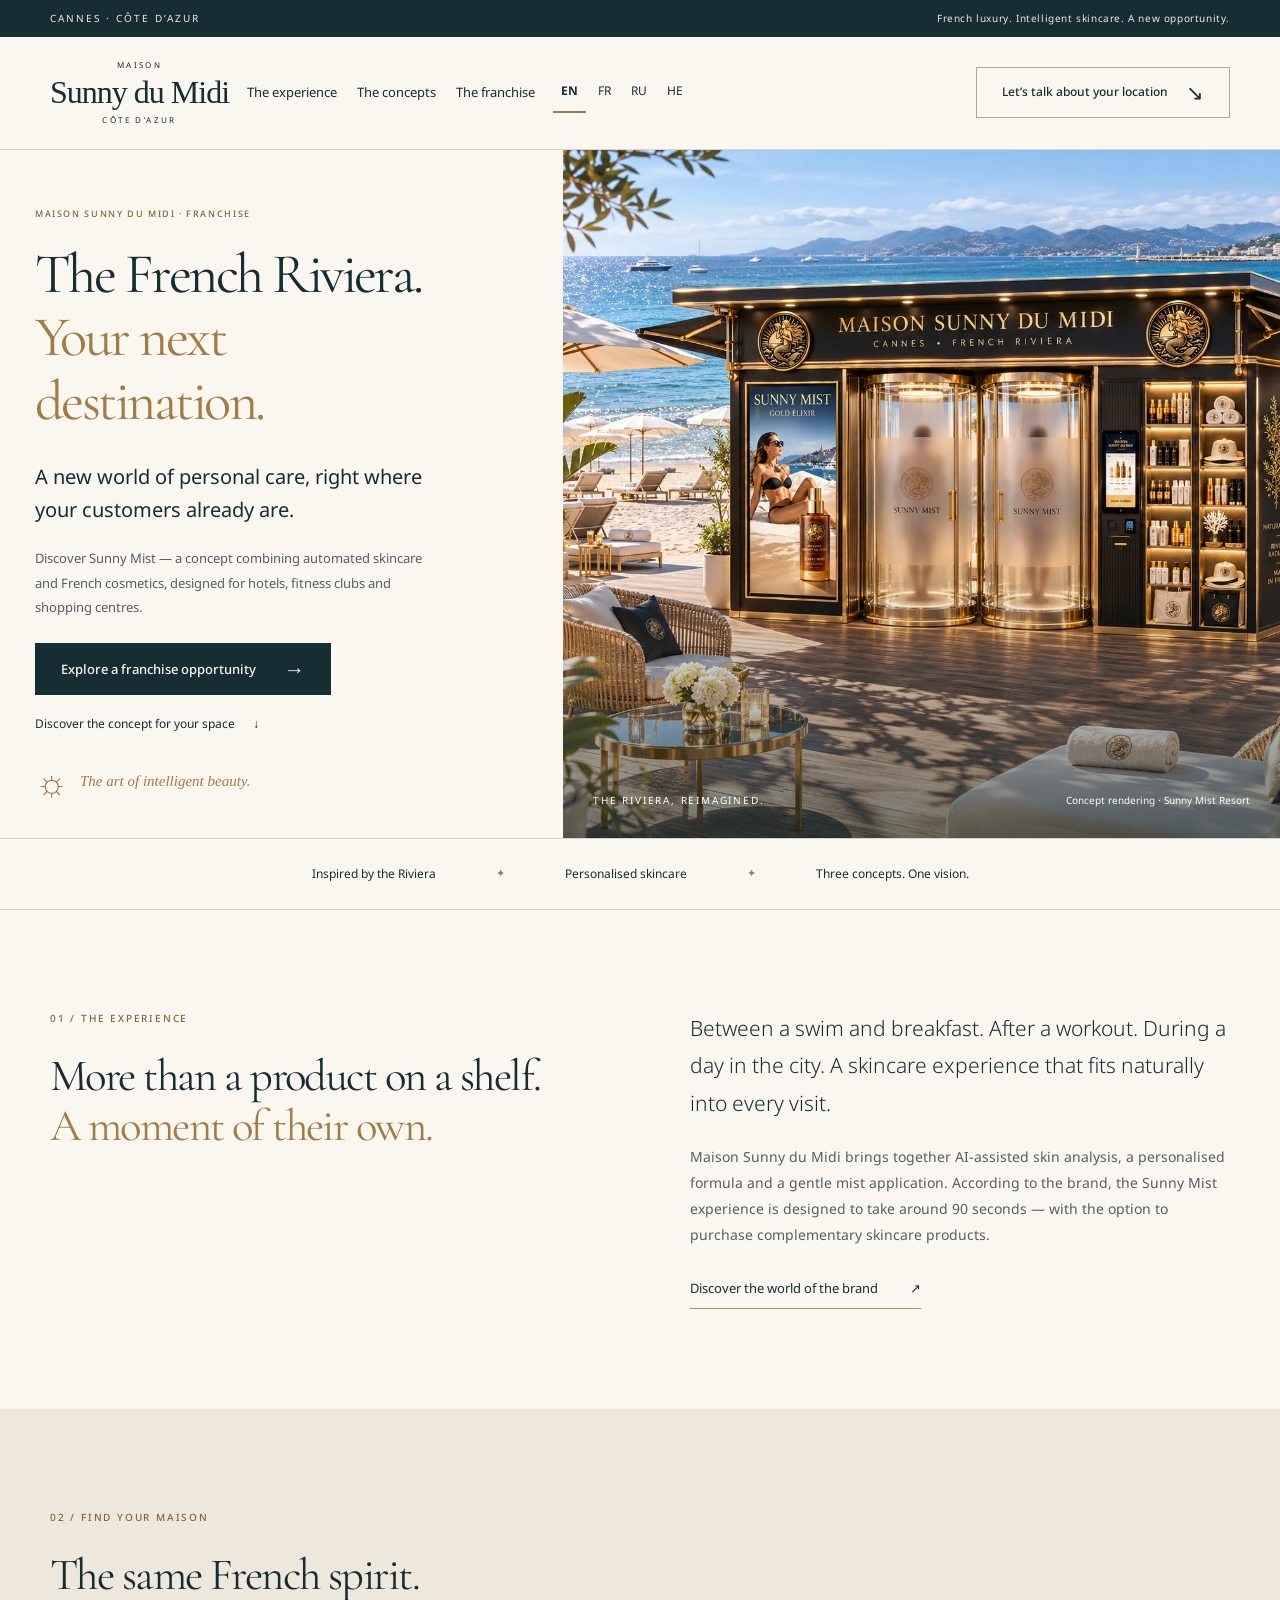
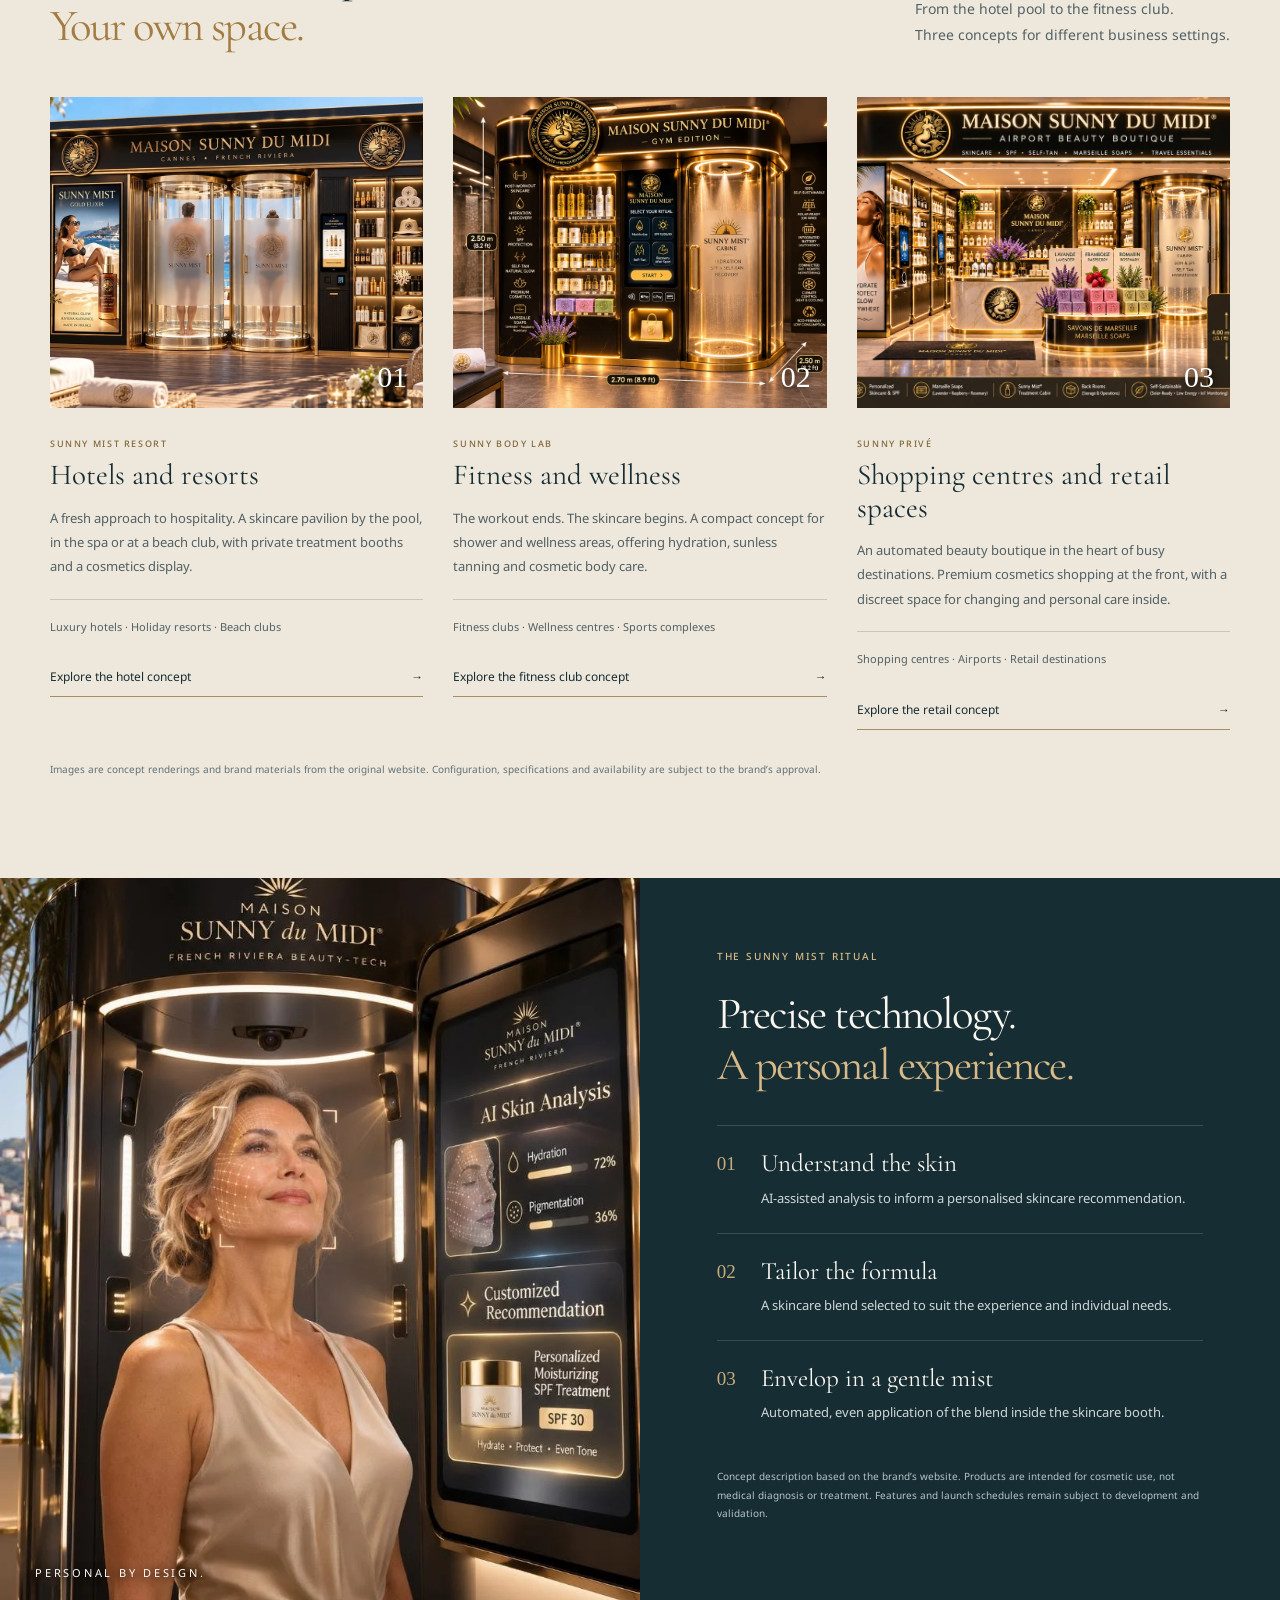
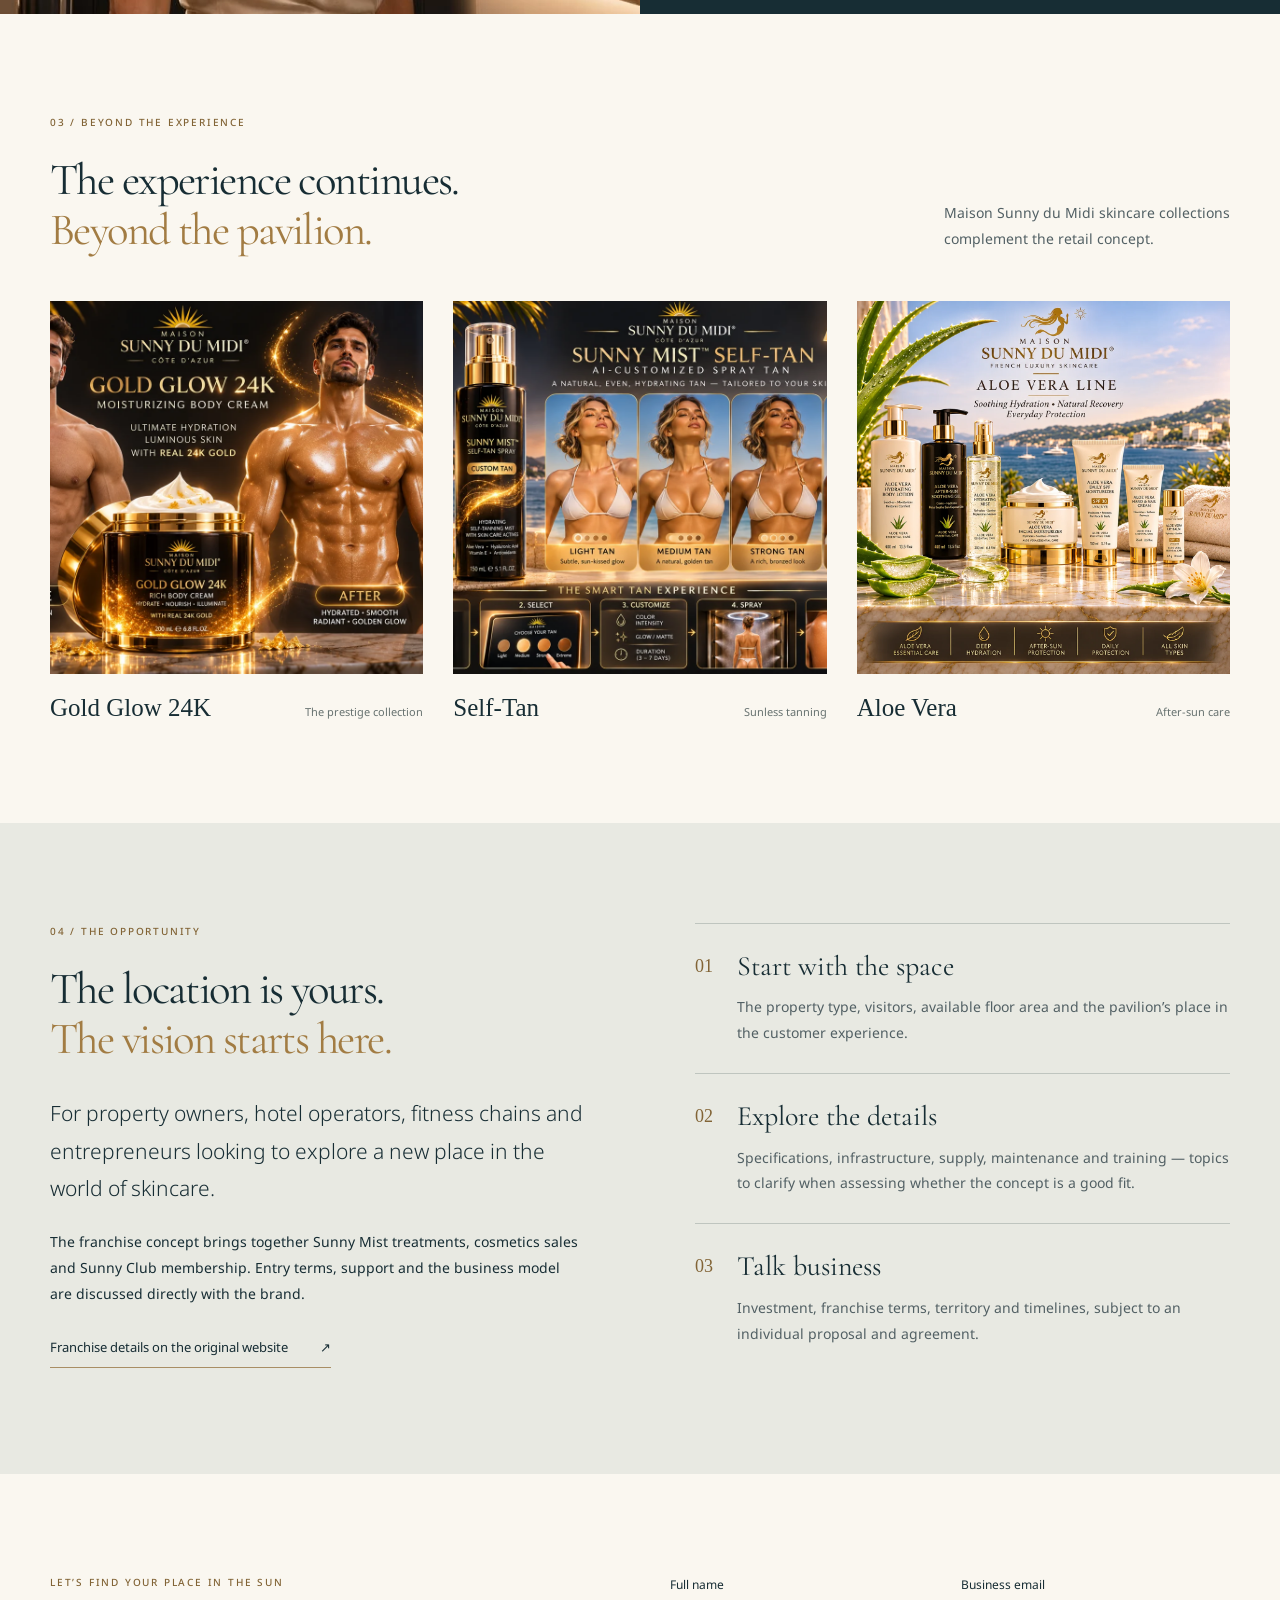
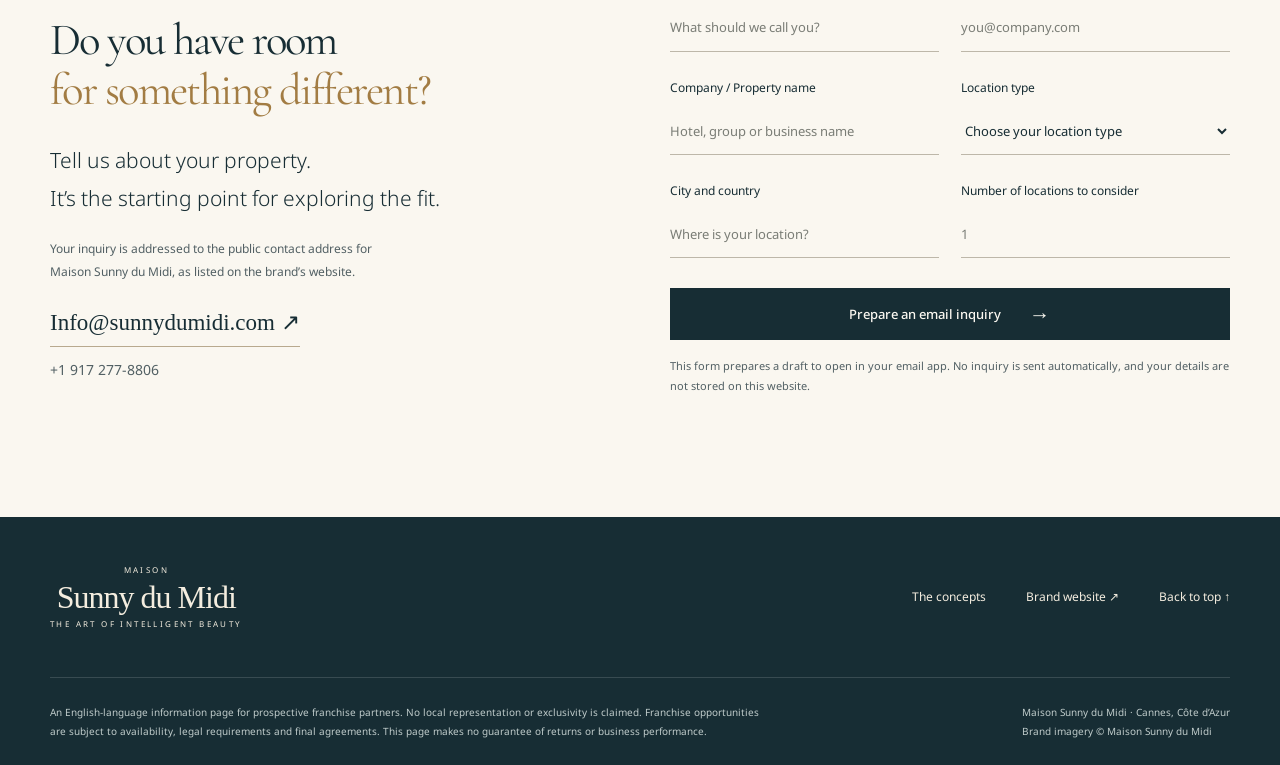
<file: index.html>
<!doctype html>
<html lang="en" dir="ltr">
<head>
<meta charset="utf-8"><meta name="viewport" content="width=device-width, initial-scale=1">
<meta name="description" content="Sunny du Midi — a skincare concept inspired by the French Riviera. Franchise opportunities for hotels, fitness clubs and shopping centres.">
<meta name="theme-color" content="#172d34"><title>Sunny du Midi | The French Riviera. Your next destination.</title>
<meta property="og:title" content="Sunny du Midi | Franchise opportunities"><meta property="og:description" content="Personalised skincare, French luxury and a new place to connect with your customers."><meta property="og:image" content="https://yacovdroridev.github.io/sunny-du-midi-franchise/assets/hero.webp">
<link rel="canonical" href="https://yacovdroridev.github.io/sunny-du-midi-franchise/">
<link rel="alternate" hreflang="en" href="https://yacovdroridev.github.io/sunny-du-midi-franchise/"><link rel="alternate" hreflang="fr" href="https://yacovdroridev.github.io/sunny-du-midi-franchise/fr/"><link rel="alternate" hreflang="ru" href="https://yacovdroridev.github.io/sunny-du-midi-franchise/ru/"><link rel="alternate" hreflang="he" href="https://yacovdroridev.github.io/sunny-du-midi-franchise/he/"><link rel="alternate" hreflang="x-default" href="https://yacovdroridev.github.io/sunny-du-midi-franchise/">
<link rel="preconnect" href="https://fonts.googleapis.com"><link rel="preconnect" href="https://fonts.gstatic.com" crossorigin><link href="https://fonts.googleapis.com/css2?family=Cormorant+Garamond:wght@400;500&family=Noto+Sans:wght@300;400;500;600;700&display=swap" rel="stylesheet">
<link rel="stylesheet" href="./styles.css"><script src="./site.js" defer></script>
</head>
<body id="top">
<a class="skip" href="#main">Skip to content</a>
<div class="announcement"><span dir="ltr">CANNES · CÔTE D’AZUR</span><span>French luxury. Intelligent skincare. A new opportunity.</span></div>
<header class="header wrap">
<a class="brand" href="#top" aria-label="Sunny du Midi — back to top"><small>MAISON</small><span>Sunny du Midi</span><small>CÔTE D’AZUR</small></a>
<nav aria-label="Main navigation"><a href="#experience">The experience</a><a href="#venues">The concepts</a><a href="#partnership">The franchise</a></nav>
<nav class="language-switcher" aria-label="Choose your language"><a href="./" lang="en" hreflang="en" aria-current="page">EN</a><a href="./fr/" lang="fr" hreflang="fr">FR</a><a href="./ru/" lang="ru" hreflang="ru">RU</a><a href="./he/" lang="he" hreflang="he">HE</a></nav>
<a class="button outline header-cta" href="#inquiry">Let’s talk about your location <span aria-hidden="true">↘</span></a>
</header>
<main id="main">
<section class="hero">
<div class="hero-copy"><p class="eyebrow">MAISON SUNNY DU MIDI · FRANCHISE</p><h1>The French Riviera. <br><em>Your next <br> destination.</em></h1><p class="hero-intro">A new world of personal care, right where your customers already are.</p><p class="hero-detail">Discover Sunny Mist — a concept combining automated skincare and French cosmetics, designed for hotels, fitness clubs and shopping centres.</p><a class="button primary" href="#inquiry">Explore a franchise opportunity <span aria-hidden="true">→</span></a><a class="quiet-link" href="#venues">Discover the concept for your space <span aria-hidden="true">↓</span></a><div class="hero-signature"><span class="sun" aria-hidden="true">☼</span><span dir="ltr">The art of intelligent beauty.</span></div></div>
<figure class="hero-image"><img src="./assets/hero.webp" alt="Concept rendering of a Sunny Mist pavilion on a French Riviera beach, with skincare booths and a cosmetics counter" width="1448" height="1086" fetchpriority="high"><figcaption><span dir="ltr">THE RIVIERA, REIMAGINED.</span><span>Concept rendering · Sunny Mist Resort</span></figcaption></figure>
</section>
<div class="brand-strip"><span>Inspired by the Riviera</span><i>✦</i><span>Personalised skincare</span><i>✦</i><span>Three concepts. One vision.</span></div>
<section class="section wrap introduction" id="experience"><div><p class="eyebrow">01 / THE EXPERIENCE</p><h2>More than a product on a shelf. <br><em>A moment of their own.</em></h2></div><div class="intro-text"><p class="lead">Between a swim and breakfast. After a workout. During a day in the city. A skincare experience that fits naturally into every visit.</p><p>Maison Sunny du Midi brings together AI-assisted skin analysis, a personalised formula and a gentle mist application. According to the brand, the Sunny Mist experience is designed to take around 90 seconds — with the option to purchase complementary skincare products.</p><a class="text-link" href="https://sunnydumidi.com/en" target="_blank" rel="noopener">Discover the world of the brand <span aria-hidden="true">↗</span></a></div></section>
<section class="venues section" id="venues"><div class="wrap"><div class="section-heading"><div><p class="eyebrow">02 / FIND YOUR MAISON</p><h2>The same French spirit. <br><em>Your own space.</em></h2></div><p>From the hotel pool to the fitness club. <br>Three concepts for different business settings.</p></div>
<div class="venue-grid">
<article class="venue"><div class="image-frame"><img src="./assets/resort.webp" alt="Concept rendering of a Resort pavilion with two skincare booths beside a hotel pool" width="1200" height="795" loading="lazy"><span class="image-number">01</span></div><p class="eyebrow">SUNNY MIST RESORT</p><h3>Hotels and resorts</h3><p>A fresh approach to hospitality. A skincare pavilion by the pool, in the spa or at a beach club, with private treatment booths and a cosmetics display.</p><p class="venue-note">Luxury hotels · Holiday resorts · Beach clubs</p><a href="#inquiry" class="text-link venue-choice" data-venue="Hotels and resorts">Explore the hotel concept <span aria-hidden="true">→</span></a></article>
<article class="venue"><div class="image-frame"><img src="./assets/fitness.webp" alt="Concept rendering of Sunny Body Lab in a fitness club, with a skincare booth and product display" width="1200" height="800" loading="lazy"><span class="image-number">02</span></div><p class="eyebrow">SUNNY BODY LAB</p><h3>Fitness and wellness</h3><p>The workout ends. The skincare begins. A compact concept for shower and wellness areas, offering hydration, sunless tanning and cosmetic body care.</p><p class="venue-note">Fitness clubs · Wellness centres · Sports complexes</p><a href="#inquiry" class="text-link venue-choice" data-venue="Fitness and wellness">Explore the fitness club concept <span aria-hidden="true">→</span></a></article>
<article class="venue"><div class="image-frame"><img src="./assets/boutique.webp" alt="Concept rendering of a Sunny Privé boutique with a cosmetics shop and a private treatment area" width="1200" height="675" loading="lazy"><span class="image-number">03</span></div><p class="eyebrow">SUNNY PRIVÉ</p><h3>Shopping centres and retail spaces</h3><p>An automated beauty boutique in the heart of busy destinations. Premium cosmetics shopping at the front, with a discreet space for changing and personal care inside.</p><p class="venue-note">Shopping centres · Airports · Retail destinations</p><a href="#inquiry" class="text-link venue-choice" data-venue="Shopping centres and retail spaces">Explore the retail concept <span aria-hidden="true">→</span></a></article>
</div><p class="image-disclaimer">Images are concept renderings and brand materials from the original website. Configuration, specifications and availability are subject to the brand’s approval.</p></div></section>
<section class="ritual"><div class="ritual-photo"><img src="./assets/analysis.webp" alt="Concept rendering of skin analysis through the Sunny Mist interface" width="819" height="1024" loading="lazy"><div class="photo-label" dir="ltr">PERSONAL BY DESIGN.</div></div><div class="ritual-copy"><p class="eyebrow">THE SUNNY MIST RITUAL</p><h2>Precise technology. <br><em>A personal experience.</em></h2><div class="ritual-step"><span>01</span><div><h3>Understand the skin</h3><p>AI-assisted analysis to inform a personalised skincare recommendation.</p></div></div><div class="ritual-step"><span>02</span><div><h3>Tailor the formula</h3><p>A skincare blend selected to suit the experience and individual needs.</p></div></div><div class="ritual-step"><span>03</span><div><h3>Envelop in a gentle mist</h3><p>Automated, even application of the blend inside the skincare booth.</p></div></div><p class="fine-print">Concept description based on the brand’s website. Products are intended for cosmetic use, not medical diagnosis or treatment. Features and launch schedules remain subject to development and validation.</p></div></section>
<section class="section wrap collections"><div class="section-heading"><div><p class="eyebrow">03 / BEYOND THE EXPERIENCE</p><h2>The experience continues. <br><em>Beyond the pavilion.</em></h2></div><p>Maison Sunny du Midi skincare collections <br>complement the retail concept.</p></div><div class="collection-grid"><article><img src="./assets/gold.webp" alt="Sunny du Midi Gold Glow 24K collection" width="1200" height="800" loading="lazy"><div><h3 dir="ltr">Gold Glow 24K</h3><span>The prestige collection</span></div></article><article><img src="./assets/tan.webp" alt="Sunny Mist Self-Tan sunless tanning system" width="1200" height="800" loading="lazy"><div><h3 dir="ltr">Self-Tan</h3><span>Sunless tanning</span></div></article><article><img src="./assets/aloe.webp" alt="Aloe Vera product for after-sun skincare" width="1200" height="1200" loading="lazy"><div><h3 dir="ltr">Aloe Vera</h3><span>After-sun care</span></div></article></div></section>
<section class="partnership section" id="partnership"><div class="wrap partnership-grid"><div><p class="eyebrow">04 / THE OPPORTUNITY</p><h2>The location is yours. <br><em>The vision starts here.</em></h2><p class="lead">For property owners, hotel operators, fitness chains and entrepreneurs looking to explore a new place in the world of skincare.</p><p>The franchise concept brings together Sunny Mist treatments, cosmetics sales and Sunny Club membership. Entry terms, support and the business model are discussed directly with the brand.</p><a class="text-link" href="https://sunnydumidi.com/en/franchise" target="_blank" rel="noopener">Franchise details on the original website <span aria-hidden="true">↗</span></a></div><div class="planning"><div><span>01</span><div><h3>Start with the space</h3><p>The property type, visitors, available floor area and the pavilion’s place in the customer experience.</p></div></div><div><span>02</span><div><h3>Explore the details</h3><p>Specifications, infrastructure, supply, maintenance and training — topics to clarify when assessing whether the concept is a good fit.</p></div></div><div><span>03</span><div><h3>Talk business</h3><p>Investment, franchise terms, territory and timelines, subject to an individual proposal and agreement.</p></div></div></div></div></section>
<section class="inquiry section" id="inquiry"><div class="wrap inquiry-grid"><div class="contact-copy"><p class="eyebrow">LET’S FIND YOUR PLACE IN THE SUN</p><h2>Do you have room <br><em>for something different?</em></h2><p class="lead">Tell us about your property. <br>It’s the starting point for exploring the fit.</p><p>Your inquiry is addressed to the public contact address for Maison Sunny du Midi, as listed on the brand’s website.</p><a class="contact-mail" href="mailto:Info@sunnydumidi.com" dir="ltr">Info@sunnydumidi.com <span aria-hidden="true">↗</span></a><a class="contact-phone" href="tel:+19172778806" dir="ltr">+1 917 277-8806</a></div>
<form id="inquiry-form" aria-describedby="form-note"><div class="form-grid"><label>Full name<input name="name" autocomplete="name" maxlength="120" placeholder="What should we call you?" required></label><label>Business email<input name="email" type="email" autocomplete="email" maxlength="200" placeholder="you@company.com" dir="ltr" required></label><label>Company / Property name<input name="company" autocomplete="organization" maxlength="160" placeholder="Hotel, group or business name" required></label><label>Location type<select name="venue" required><option value="">Choose your location type</option><option>Hotels and resorts</option><option>Fitness and wellness</option><option>Shopping centres and retail spaces</option><option>Entrepreneurial project / Other location</option></select></label><label>City and country<input name="location" maxlength="160" placeholder="Where is your location?" required></label><label>Number of locations to consider<input name="locations" type="number" min="1" max="9999" placeholder="1"></label></div><button class="button primary" type="submit">Prepare an email inquiry <span aria-hidden="true">→</span></button><p id="form-note">This form prepares a draft to open in your email app. No inquiry is sent automatically, and your details are not stored on this website.</p><div id="form-result" hidden><p id="form-status" role="status">Your draft is ready. Open it in your email app, review the details and send it.</p><a id="email-draft" class="button outline" href="mailto:Info@sunnydumidi.com">Open email draft ↗</a><button id="download-draft" class="download" type="button">No email app? Download the draft</button></div><noscript><p>To send an inquiry without JavaScript: <a href="mailto:Info@sunnydumidi.com">Info@sunnydumidi.com</a></p></noscript></form></div></section>
</main>
<footer><div class="wrap footer-top"><a class="brand" href="#top"><small>MAISON</small><span>Sunny du Midi</span><small>THE ART OF INTELLIGENT BEAUTY</small></a><div><a href="#venues">The concepts</a><a href="https://sunnydumidi.com/en" target="_blank" rel="noopener">Brand website ↗</a><a href="#top">Back to top ↑</a></div></div><div class="wrap footer-bottom"><p>An English-language information page for prospective franchise partners. No local representation or exclusivity is claimed. Franchise opportunities are subject to availability, legal requirements and final agreements. This page makes no guarantee of returns or business performance.</p><p dir="ltr">Maison Sunny du Midi · Cannes, Côte d’Azur <br>Brand imagery © Maison Sunny du Midi</p></div></footer>
</body></html>
</file>
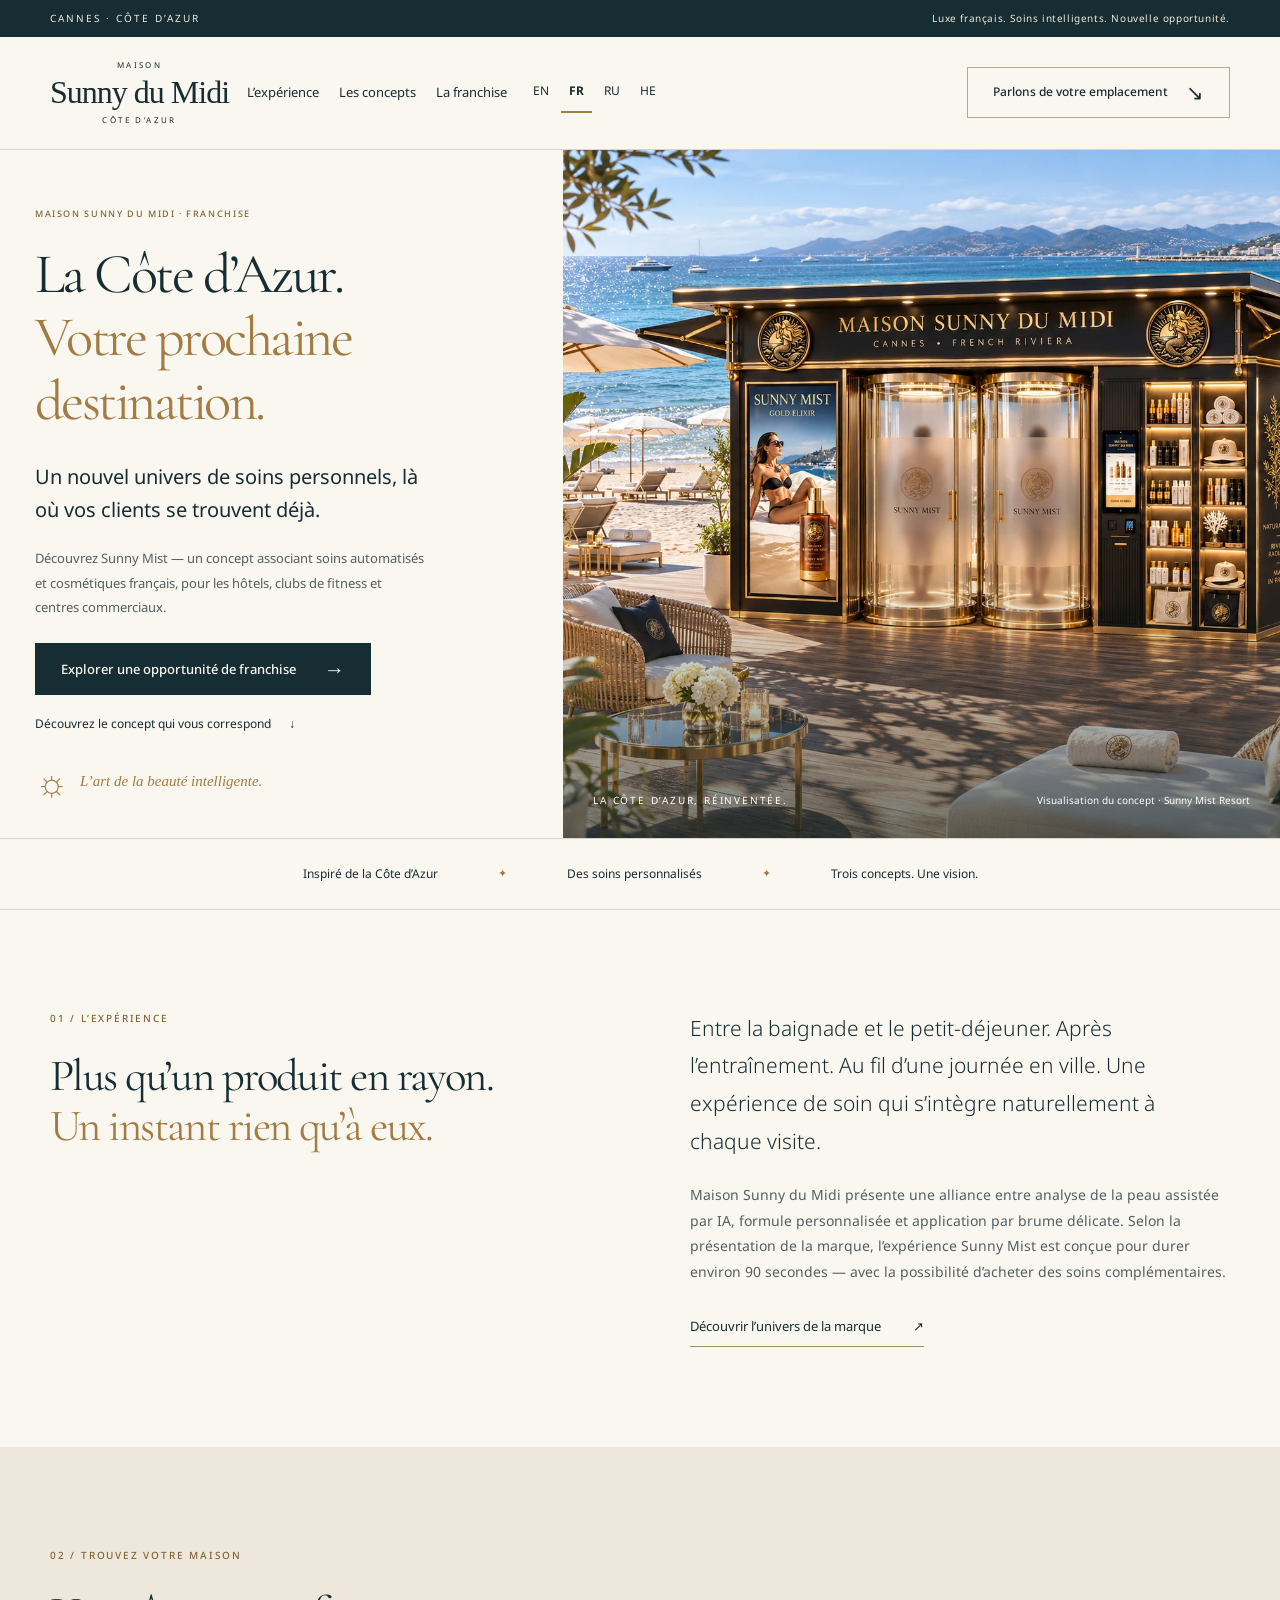
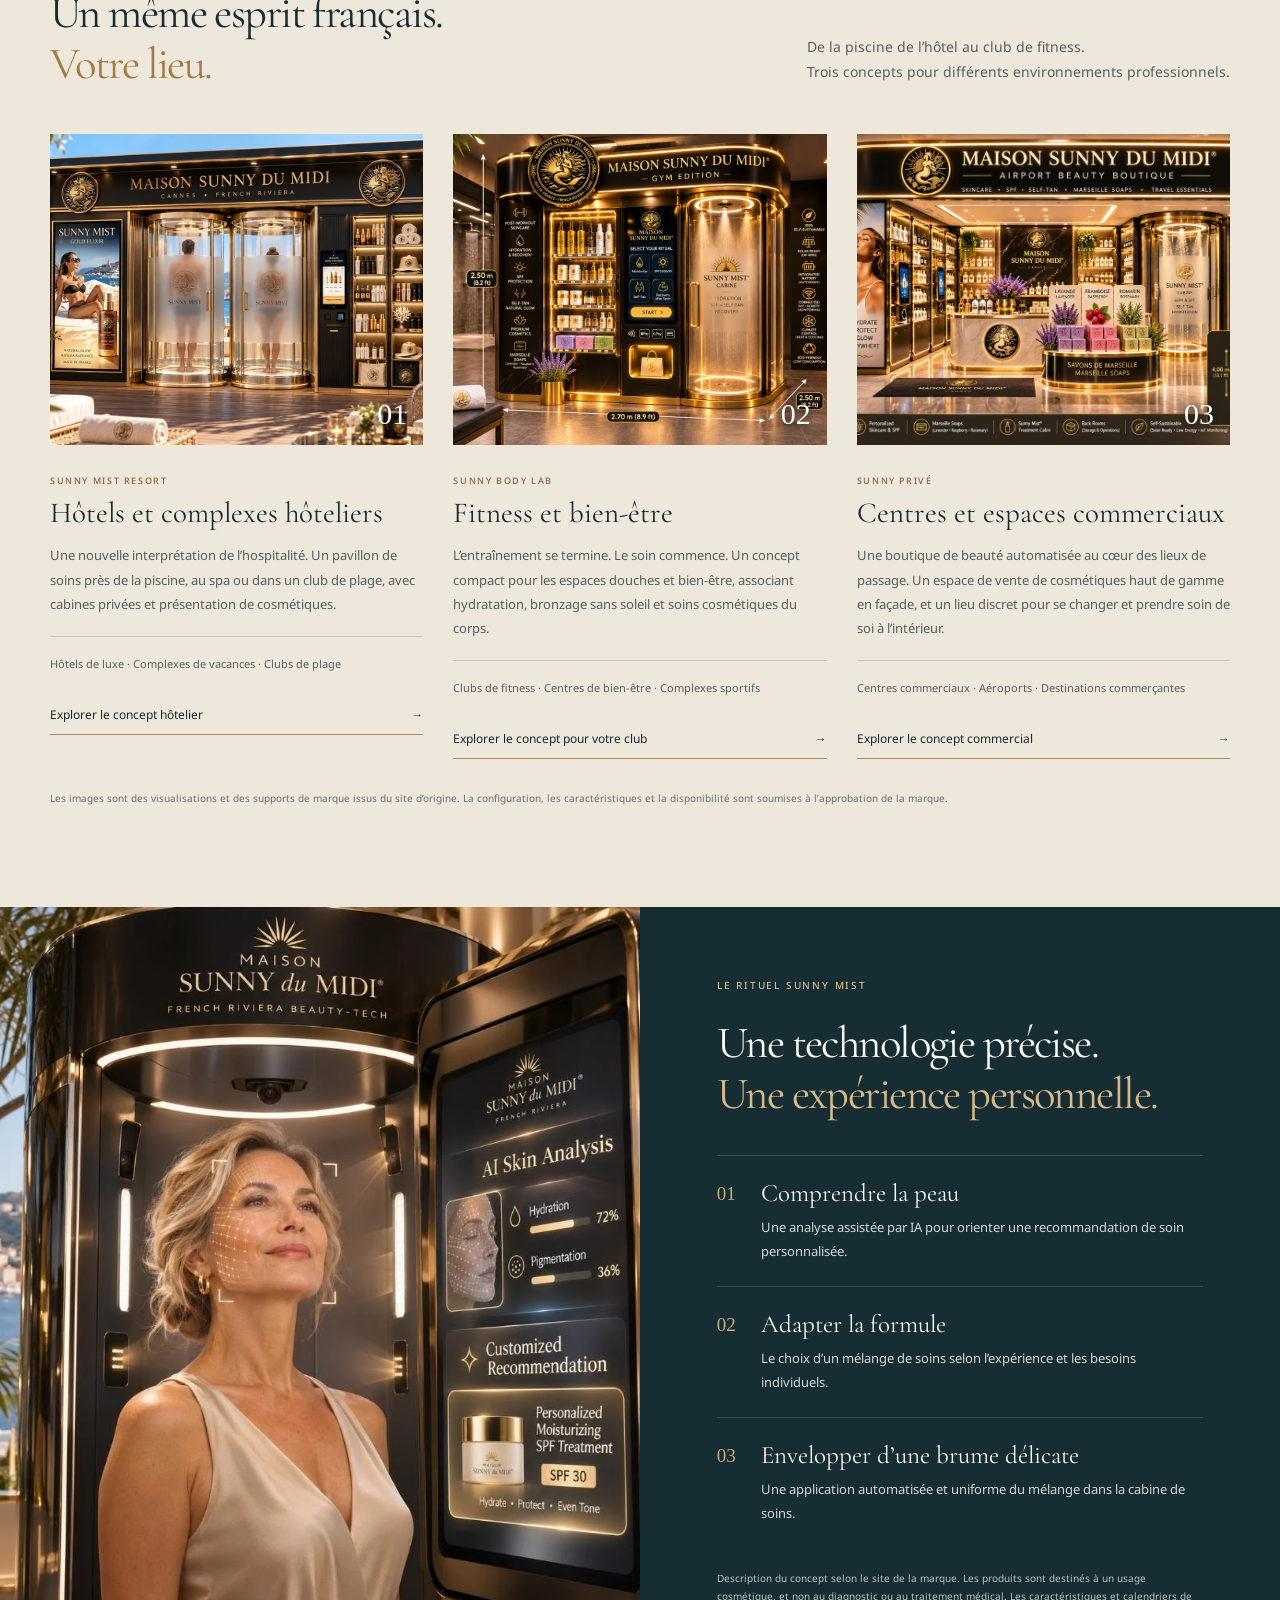
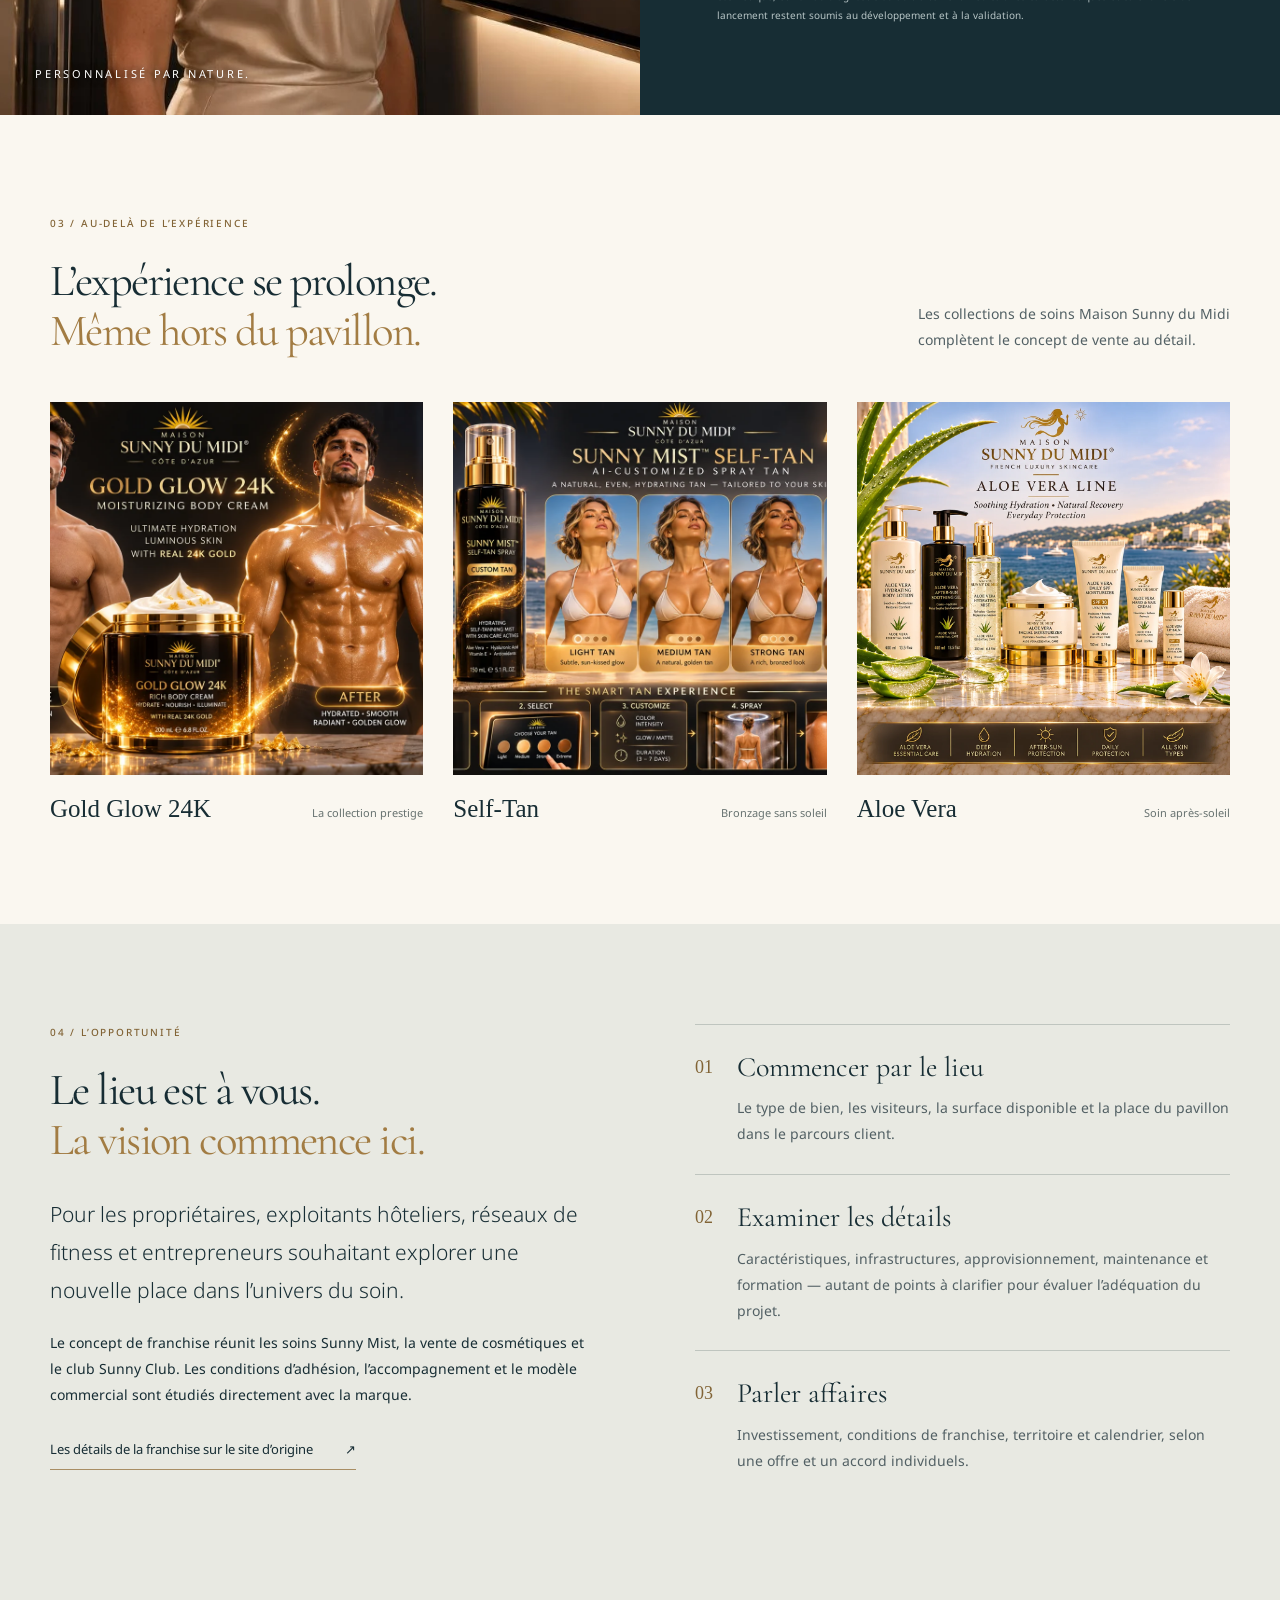
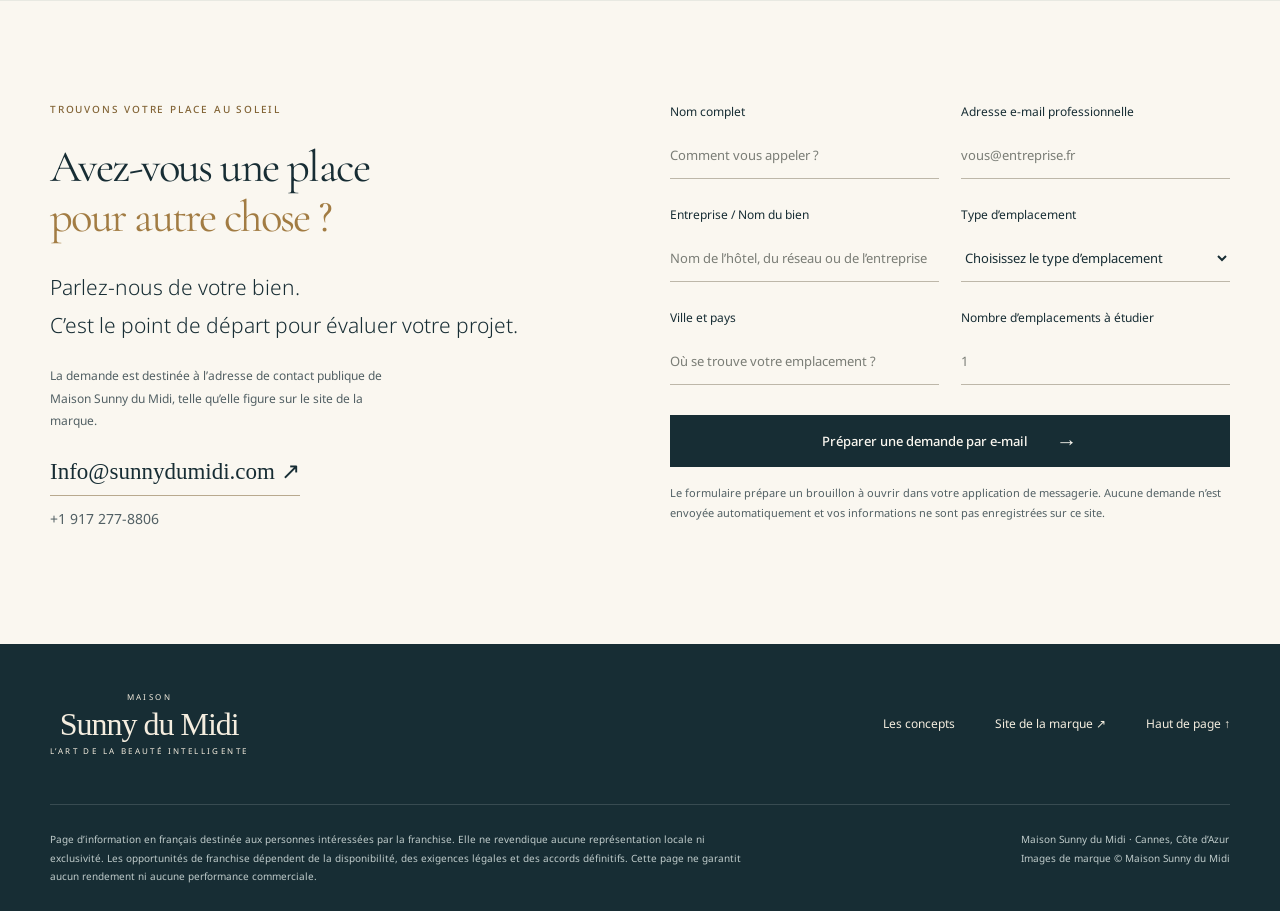
<file: fr/index.html>
<!doctype html>
<html lang="fr" dir="ltr">
<head>
<meta charset="utf-8"><meta name="viewport" content="width=device-width, initial-scale=1">
<meta name="description" content="Sunny du Midi — un concept de soins inspiré de la Côte d’Azur. Opportunités de franchise pour les hôtels, clubs de fitness et centres commerciaux.">
<meta name="theme-color" content="#172d34"><title>Sunny du Midi | La Côte d’Azur. Votre prochaine destination.</title>
<meta property="og:title" content="Sunny du Midi | Opportunités de franchise"><meta property="og:description" content="Des soins personnalisés, le luxe français et un nouveau lieu de rencontre avec vos clients."><meta property="og:image" content="https://yacovdroridev.github.io/sunny-du-midi-franchise/assets/hero.webp">
<link rel="canonical" href="https://yacovdroridev.github.io/sunny-du-midi-franchise/fr/">
<link rel="alternate" hreflang="en" href="https://yacovdroridev.github.io/sunny-du-midi-franchise/"><link rel="alternate" hreflang="fr" href="https://yacovdroridev.github.io/sunny-du-midi-franchise/fr/"><link rel="alternate" hreflang="ru" href="https://yacovdroridev.github.io/sunny-du-midi-franchise/ru/"><link rel="alternate" hreflang="he" href="https://yacovdroridev.github.io/sunny-du-midi-franchise/he/"><link rel="alternate" hreflang="x-default" href="https://yacovdroridev.github.io/sunny-du-midi-franchise/">
<link rel="preconnect" href="https://fonts.googleapis.com"><link rel="preconnect" href="https://fonts.gstatic.com" crossorigin><link href="https://fonts.googleapis.com/css2?family=Cormorant+Garamond:wght@400;500&family=Noto+Sans:wght@300;400;500;600;700&display=swap" rel="stylesheet">
<link rel="stylesheet" href="../styles.css"><script src="../site.js" defer></script>
</head>
<body id="top">
<a class="skip" href="#main">Aller au contenu</a>
<div class="announcement"><span dir="ltr">CANNES · CÔTE D’AZUR</span><span>Luxe français. Soins intelligents. Nouvelle opportunité.</span></div>
<header class="header wrap">
<a class="brand" href="#top" aria-label="Sunny du Midi — haut de page"><small>MAISON</small><span>Sunny du Midi</span><small>CÔTE D’AZUR</small></a>
<nav aria-label="Navigation principale"><a href="#experience">L’expérience</a><a href="#venues">Les concepts</a><a href="#partnership">La franchise</a></nav>
<nav class="language-switcher" aria-label="Choix de la langue"><a href="../" lang="en" hreflang="en">EN</a><a href="../fr/" lang="fr" hreflang="fr" aria-current="page">FR</a><a href="../ru/" lang="ru" hreflang="ru">RU</a><a href="../he/" lang="he" hreflang="he">HE</a></nav>
<a class="button outline header-cta" href="#inquiry">Parlons de votre emplacement <span aria-hidden="true">↘</span></a>
</header>
<main id="main">
<section class="hero">
<div class="hero-copy"><p class="eyebrow">MAISON SUNNY DU MIDI · FRANCHISE</p><h1>La Côte d’Azur.<br><em>Votre prochaine<br> destination.</em></h1><p class="hero-intro">Un nouvel univers de soins personnels, là où vos clients se trouvent déjà.</p><p class="hero-detail">Découvrez Sunny Mist — un concept associant soins automatisés et cosmétiques français, pour les hôtels, clubs de fitness et centres commerciaux.</p><a class="button primary" href="#inquiry">Explorer une opportunité de franchise <span aria-hidden="true">→</span></a><a class="quiet-link" href="#venues">Découvrez le concept qui vous correspond <span aria-hidden="true">↓</span></a><div class="hero-signature"><span class="sun" aria-hidden="true">☼</span><span dir="ltr">L’art de la beauté intelligente.</span></div></div>
<figure class="hero-image"><img src="../assets/hero.webp" alt="Visualisation d’un pavillon Sunny Mist sur une plage de la Côte d’Azur, avec cabines de soins et comptoir de cosmétiques" width="1448" height="1086" fetchpriority="high"><figcaption><span dir="ltr">LA CÔTE D’AZUR, RÉINVENTÉE.</span><span>Visualisation du concept · Sunny Mist Resort</span></figcaption></figure>
</section>
<div class="brand-strip"><span>Inspiré de la Côte d’Azur</span><i>✦</i><span>Des soins personnalisés</span><i>✦</i><span>Trois concepts. Une vision.</span></div>
<section class="section wrap introduction" id="experience"><div><p class="eyebrow">01 / L’EXPÉRIENCE</p><h2>Plus qu’un produit en rayon.<br><em>Un instant rien qu’à eux.</em></h2></div><div class="intro-text"><p class="lead">Entre la baignade et le petit-déjeuner. Après l’entraînement. Au fil d’une journée en ville. Une expérience de soin qui s’intègre naturellement à chaque visite.</p><p>Maison Sunny du Midi présente une alliance entre analyse de la peau assistée par IA, formule personnalisée et application par brume délicate. Selon la présentation de la marque, l’expérience Sunny Mist est conçue pour durer environ 90 secondes — avec la possibilité d’acheter des soins complémentaires.</p><a class="text-link" href="https://sunnydumidi.com/en" target="_blank" rel="noopener">Découvrir l’univers de la marque <span aria-hidden="true">↗</span></a></div></section>
<section class="venues section" id="venues"><div class="wrap"><div class="section-heading"><div><p class="eyebrow">02 / TROUVEZ VOTRE MAISON</p><h2>Un même esprit français.<br><em>Votre lieu.</em></h2></div><p>De la piscine de l’hôtel au club de fitness.<br>Trois concepts pour différents environnements professionnels.</p></div>
<div class="venue-grid">
<article class="venue"><div class="image-frame"><img src="../assets/resort.webp" alt="Visualisation d’un pavillon Resort avec deux cabines de soins au bord d’une piscine d’hôtel" width="1200" height="795" loading="lazy"><span class="image-number">01</span></div><p class="eyebrow">SUNNY MIST RESORT</p><h3>Hôtels et complexes hôteliers</h3><p>Une nouvelle interprétation de l’hospitalité. Un pavillon de soins près de la piscine, au spa ou dans un club de plage, avec cabines privées et présentation de cosmétiques.</p><p class="venue-note">Hôtels de luxe · Complexes de vacances · Clubs de plage</p><a href="#inquiry" class="text-link venue-choice" data-venue="Hôtels et complexes hôteliers">Explorer le concept hôtelier <span aria-hidden="true">→</span></a></article>
<article class="venue"><div class="image-frame"><img src="../assets/fitness.webp" alt="Visualisation de Sunny Body Lab dans un club de fitness, avec cabine de soins et présentoir de produits" width="1200" height="800" loading="lazy"><span class="image-number">02</span></div><p class="eyebrow">SUNNY BODY LAB</p><h3>Fitness et bien-être</h3><p>L’entraînement se termine. Le soin commence. Un concept compact pour les espaces douches et bien-être, associant hydratation, bronzage sans soleil et soins cosmétiques du corps.</p><p class="venue-note">Clubs de fitness · Centres de bien-être · Complexes sportifs</p><a href="#inquiry" class="text-link venue-choice" data-venue="Fitness et bien-être">Explorer le concept pour votre club <span aria-hidden="true">→</span></a></article>
<article class="venue"><div class="image-frame"><img src="../assets/boutique.webp" alt="Visualisation de la boutique Sunny Privé avec espace de vente de cosmétiques et zone de soins privée" width="1200" height="675" loading="lazy"><span class="image-number">03</span></div><p class="eyebrow">SUNNY PRIVÉ</p><h3>Centres et espaces commerciaux</h3><p>Une boutique de beauté automatisée au cœur des lieux de passage. Un espace de vente de cosmétiques haut de gamme en façade, et un lieu discret pour se changer et prendre soin de soi à l’intérieur.</p><p class="venue-note">Centres commerciaux · Aéroports · Destinations commerçantes</p><a href="#inquiry" class="text-link venue-choice" data-venue="Centres et espaces commerciaux">Explorer le concept commercial <span aria-hidden="true">→</span></a></article>
</div><p class="image-disclaimer">Les images sont des visualisations et des supports de marque issus du site d’origine. La configuration, les caractéristiques et la disponibilité sont soumises à l’approbation de la marque.</p></div></section>
<section class="ritual"><div class="ritual-photo"><img src="../assets/analysis.webp" alt="Visualisation d’une analyse de la peau via l’interface Sunny Mist" width="819" height="1024" loading="lazy"><div class="photo-label" dir="ltr">PERSONNALISÉ PAR NATURE.</div></div><div class="ritual-copy"><p class="eyebrow">LE RITUEL SUNNY MIST</p><h2>Une technologie précise.<br><em>Une expérience personnelle.</em></h2><div class="ritual-step"><span>01</span><div><h3>Comprendre la peau</h3><p>Une analyse assistée par IA pour orienter une recommandation de soin personnalisée.</p></div></div><div class="ritual-step"><span>02</span><div><h3>Adapter la formule</h3><p>Le choix d’un mélange de soins selon l’expérience et les besoins individuels.</p></div></div><div class="ritual-step"><span>03</span><div><h3>Envelopper d’une brume délicate</h3><p>Une application automatisée et uniforme du mélange dans la cabine de soins.</p></div></div><p class="fine-print">Description du concept selon le site de la marque. Les produits sont destinés à un usage cosmétique, et non au diagnostic ou au traitement médical. Les caractéristiques et calendriers de lancement restent soumis au développement et à la validation.</p></div></section>
<section class="section wrap collections"><div class="section-heading"><div><p class="eyebrow">03 / AU-DELÀ DE L’EXPÉRIENCE</p><h2>L’expérience se prolonge.<br><em>Même hors du pavillon.</em></h2></div><p>Les collections de soins Maison Sunny du Midi<br>complètent le concept de vente au détail.</p></div><div class="collection-grid"><article><img src="../assets/gold.webp" alt="Collection Gold Glow 24K de Sunny du Midi" width="1200" height="800" loading="lazy"><div><h3 dir="ltr">Gold Glow 24K</h3><span>La collection prestige</span></div></article><article><img src="../assets/tan.webp" alt="Système de bronzage sans soleil Sunny Mist Self-Tan" width="1200" height="800" loading="lazy"><div><h3 dir="ltr">Self-Tan</h3><span>Bronzage sans soleil</span></div></article><article><img src="../assets/aloe.webp" alt="Produit Aloe Vera pour les soins après exposition au soleil" width="1200" height="1200" loading="lazy"><div><h3 dir="ltr">Aloe Vera</h3><span>Soin après-soleil</span></div></article></div></section>
<section class="partnership section" id="partnership"><div class="wrap partnership-grid"><div><p class="eyebrow">04 / L’OPPORTUNITÉ</p><h2>Le lieu est à vous.<br><em>La vision commence ici.</em></h2><p class="lead">Pour les propriétaires, exploitants hôteliers, réseaux de fitness et entrepreneurs souhaitant explorer une nouvelle place dans l’univers du soin.</p><p>Le concept de franchise réunit les soins Sunny Mist, la vente de cosmétiques et le club Sunny Club. Les conditions d’adhésion, l’accompagnement et le modèle commercial sont étudiés directement avec la marque.</p><a class="text-link" href="https://sunnydumidi.com/en/franchise" target="_blank" rel="noopener">Les détails de la franchise sur le site d’origine <span aria-hidden="true">↗</span></a></div><div class="planning"><div><span>01</span><div><h3>Commencer par le lieu</h3><p>Le type de bien, les visiteurs, la surface disponible et la place du pavillon dans le parcours client.</p></div></div><div><span>02</span><div><h3>Examiner les détails</h3><p>Caractéristiques, infrastructures, approvisionnement, maintenance et formation — autant de points à clarifier pour évaluer l’adéquation du projet.</p></div></div><div><span>03</span><div><h3>Parler affaires</h3><p>Investissement, conditions de franchise, territoire et calendrier, selon une offre et un accord individuels.</p></div></div></div></div></section>
<section class="inquiry section" id="inquiry"><div class="wrap inquiry-grid"><div class="contact-copy"><p class="eyebrow">TROUVONS VOTRE PLACE AU SOLEIL</p><h2>Avez-vous une place<br><em>pour autre chose ?</em></h2><p class="lead">Parlez-nous de votre bien.<br>C’est le point de départ pour évaluer votre projet.</p><p>La demande est destinée à l’adresse de contact publique de Maison Sunny du Midi, telle qu’elle figure sur le site de la marque.</p><a class="contact-mail" href="mailto:Info@sunnydumidi.com" dir="ltr">Info@sunnydumidi.com <span aria-hidden="true">↗</span></a><a class="contact-phone" href="tel:+19172778806" dir="ltr">+1 917 277-8806</a></div>
<form id="inquiry-form" aria-describedby="form-note"><div class="form-grid"><label>Nom complet<input name="name" autocomplete="name" maxlength="120" placeholder="Comment vous appeler ?" required></label><label>Adresse e-mail professionnelle<input name="email" type="email" autocomplete="email" maxlength="200" placeholder="vous@entreprise.fr" dir="ltr" required></label><label>Entreprise / Nom du bien<input name="company" autocomplete="organization" maxlength="160" placeholder="Nom de l’hôtel, du réseau ou de l’entreprise" required></label><label>Type d’emplacement<select name="venue" required><option value="">Choisissez le type d’emplacement</option><option>Hôtels et complexes hôteliers</option><option>Fitness et bien-être</option><option>Centres et espaces commerciaux</option><option>Projet entrepreneurial / Autre emplacement</option></select></label><label>Ville et pays<input name="location" maxlength="160" placeholder="Où se trouve votre emplacement ?" required></label><label>Nombre d’emplacements à étudier<input name="locations" type="number" min="1" max="9999" placeholder="1"></label></div><button class="button primary" type="submit">Préparer une demande par e-mail <span aria-hidden="true">→</span></button><p id="form-note">Le formulaire prépare un brouillon à ouvrir dans votre application de messagerie. Aucune demande n’est envoyée automatiquement et vos informations ne sont pas enregistrées sur ce site.</p><div id="form-result" hidden><p id="form-status" role="status">Votre brouillon est prêt. Ouvrez-le dans votre application de messagerie, vérifiez les informations et envoyez-le.</p><a id="email-draft" class="button outline" href="mailto:Info@sunnydumidi.com">Ouvrir le brouillon d’e-mail ↗</a><button id="download-draft" class="download" type="button">Pas d’application de messagerie ? Téléchargez le brouillon</button></div><noscript><p>Pour envoyer une demande sans JavaScript : <a href="mailto:Info@sunnydumidi.com">Info@sunnydumidi.com</a></p></noscript></form></div></section>
</main>
<footer><div class="wrap footer-top"><a class="brand" href="#top"><small>MAISON</small><span>Sunny du Midi</span><small>L’ART DE LA BEAUTÉ INTELLIGENTE</small></a><div><a href="#venues">Les concepts</a><a href="https://sunnydumidi.com/en" target="_blank" rel="noopener">Site de la marque ↗</a><a href="#top">Haut de page ↑</a></div></div><div class="wrap footer-bottom"><p>Page d’information en français destinée aux personnes intéressées par la franchise. Elle ne revendique aucune représentation locale ni exclusivité. Les opportunités de franchise dépendent de la disponibilité, des exigences légales et des accords définitifs. Cette page ne garantit aucun rendement ni aucune performance commerciale.</p><p dir="ltr">Maison Sunny du Midi · Cannes, Côte d’Azur<br>Images de marque © Maison Sunny du Midi</p></div></footer>
</body></html>
</file>
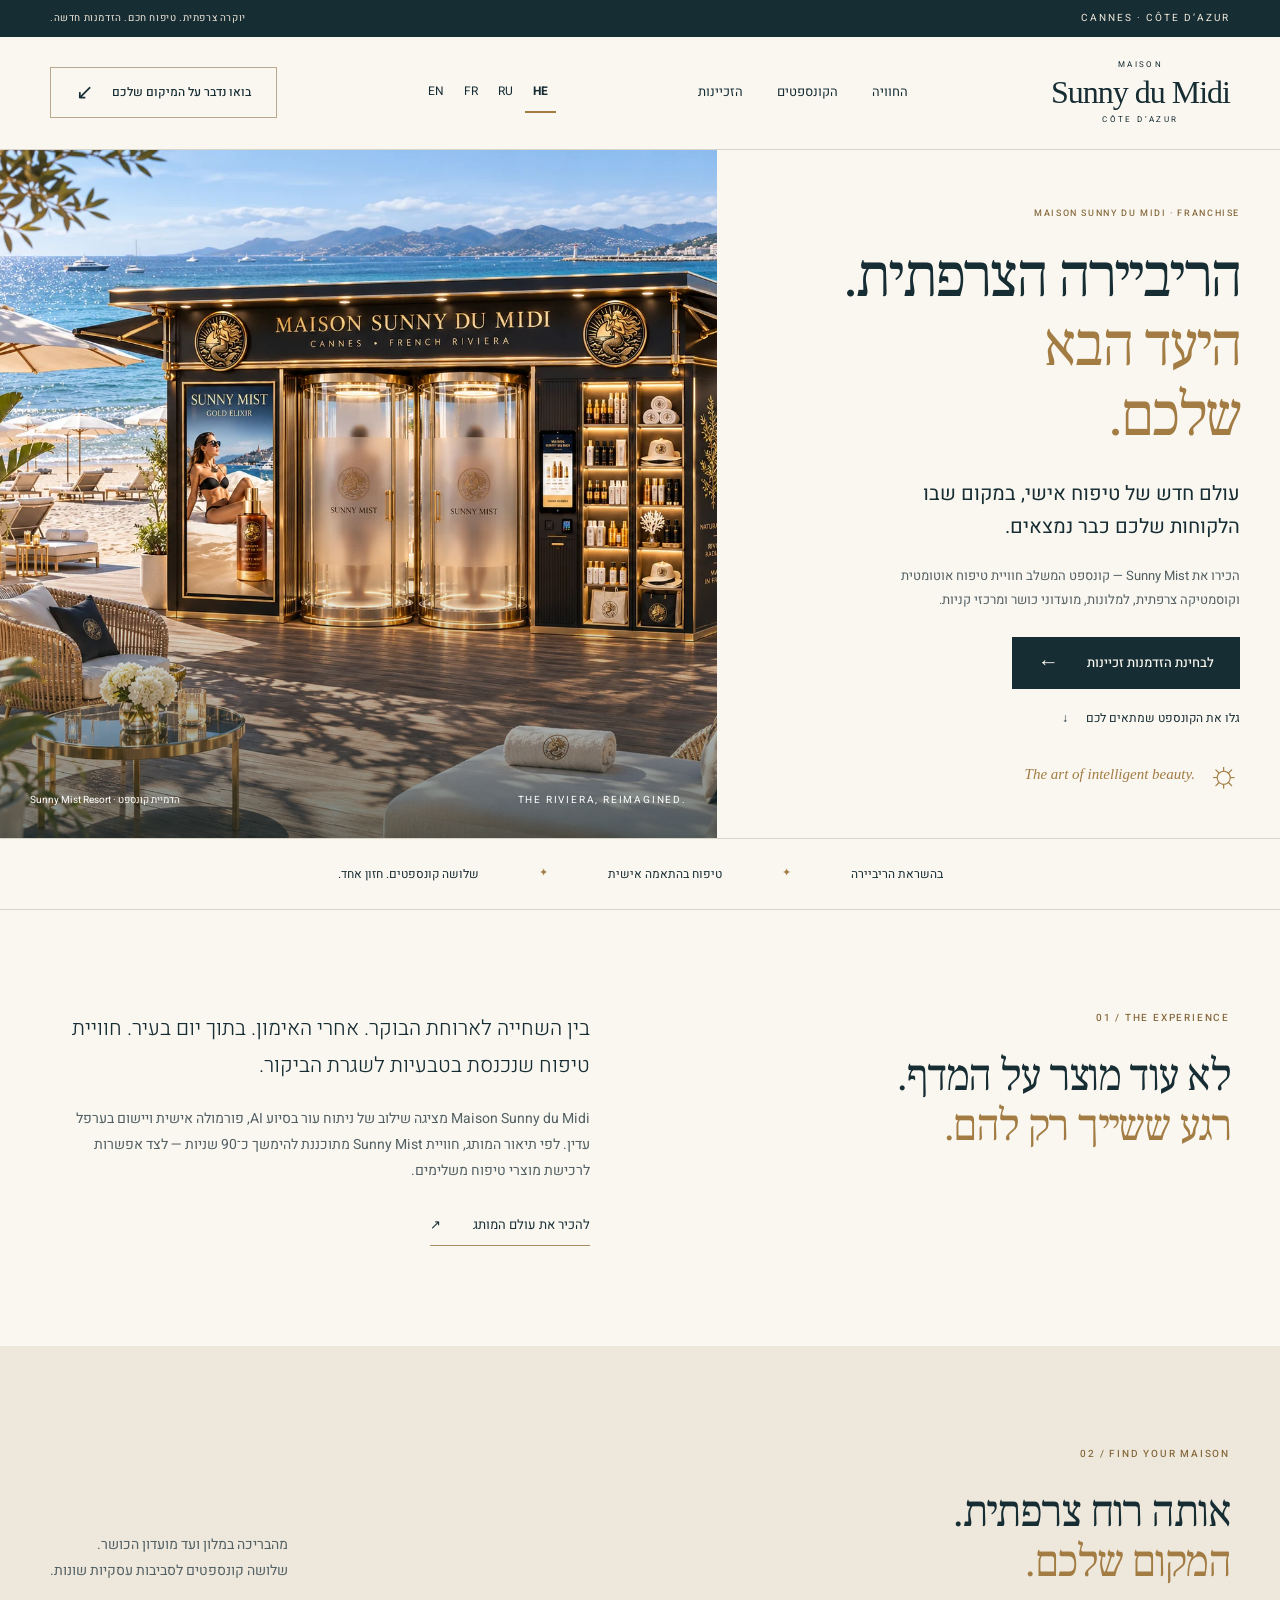
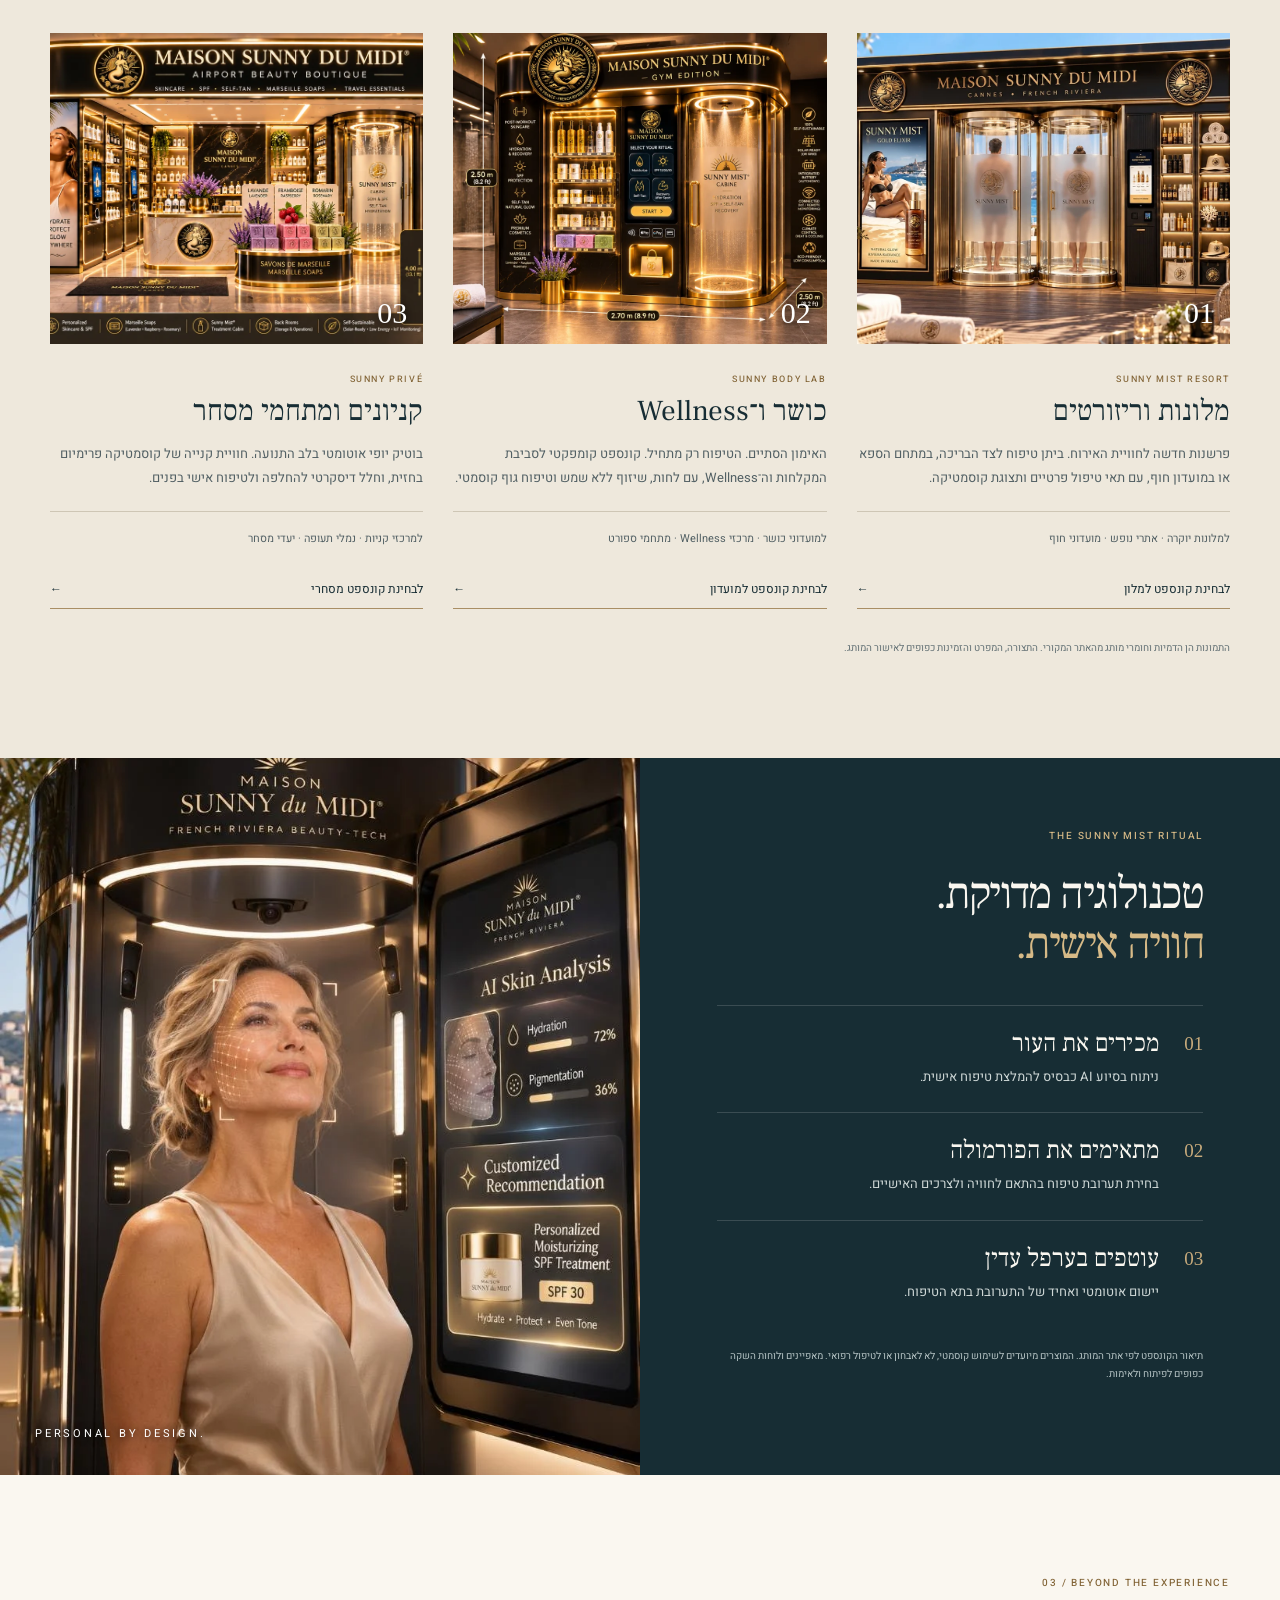
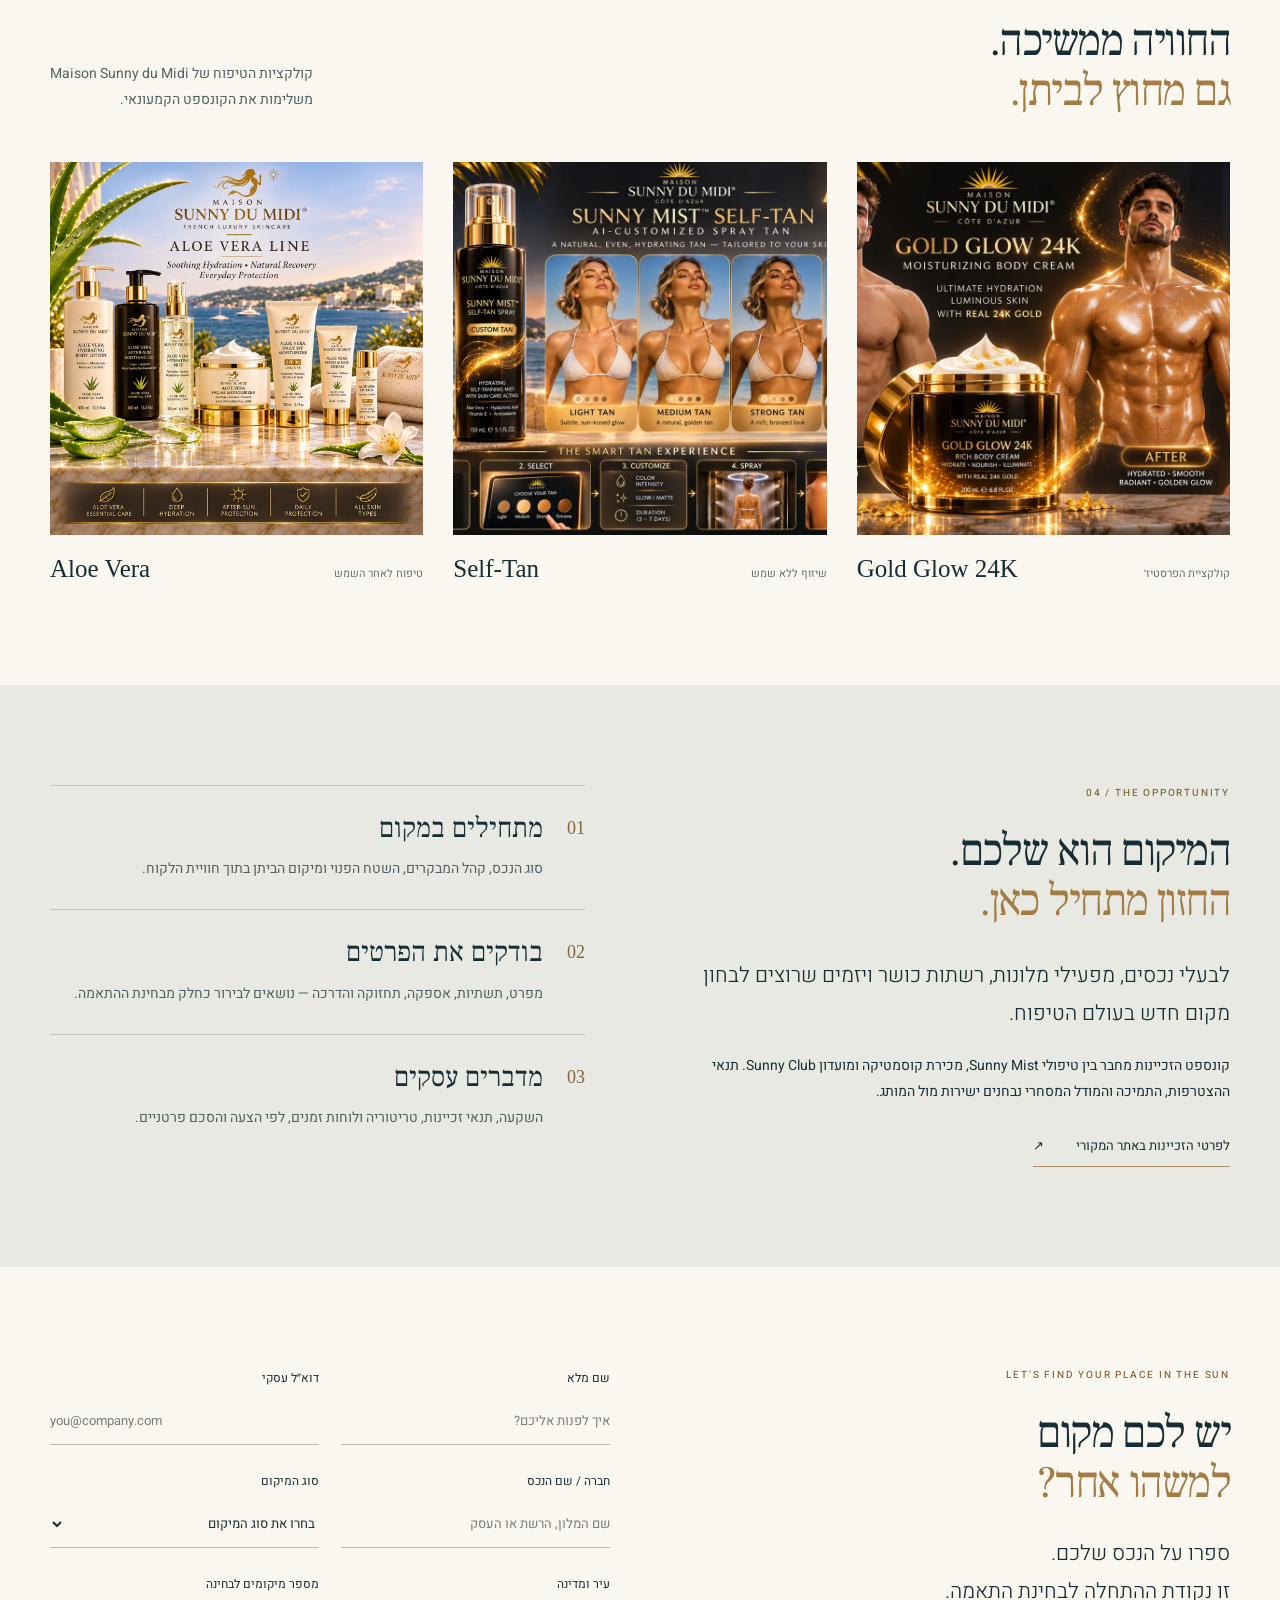
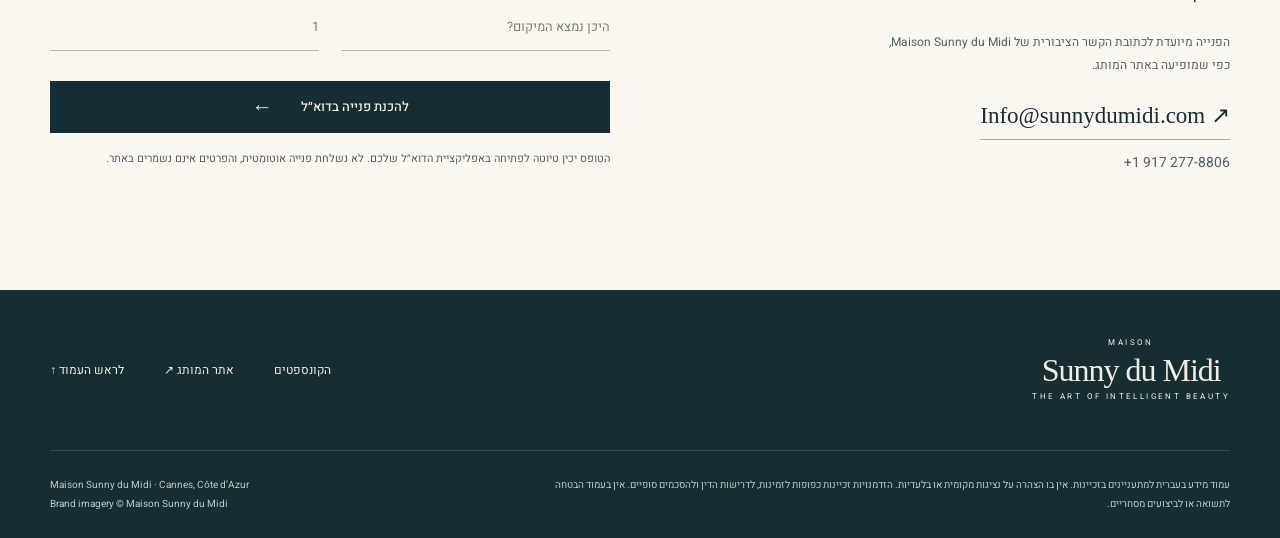
<file: he/index.html>
<!doctype html>
<html lang="he" dir="rtl">
<head>
<meta charset="utf-8"><meta name="viewport" content="width=device-width, initial-scale=1">
<meta name="description" content="Sunny du Midi — קונספט טיפוח בהשראת הריביירה הצרפתית. הזדמנויות זכיינות למלונות, מועדוני כושר ומרכזי קניות.">
<meta name="theme-color" content="#172d34"><title>Sunny du Midi | הריביירה הצרפתית. היעד הבא שלכם.</title>
<meta property="og:title" content="Sunny du Midi | הזדמנויות זכיינות"><meta property="og:description" content="טיפוח אישי, יוקרה צרפתית ומקום חדש לפגוש את הלקוחות שלכם."><meta property="og:image" content="https://yacovdroridev.github.io/sunny-du-midi-franchise/assets/hero.webp">
<link rel="canonical" href="https://yacovdroridev.github.io/sunny-du-midi-franchise/he/">
<link rel="alternate" hreflang="en" href="https://yacovdroridev.github.io/sunny-du-midi-franchise/"><link rel="alternate" hreflang="fr" href="https://yacovdroridev.github.io/sunny-du-midi-franchise/fr/"><link rel="alternate" hreflang="ru" href="https://yacovdroridev.github.io/sunny-du-midi-franchise/ru/"><link rel="alternate" hreflang="he" href="https://yacovdroridev.github.io/sunny-du-midi-franchise/he/"><link rel="alternate" hreflang="x-default" href="https://yacovdroridev.github.io/sunny-du-midi-franchise/">
<link rel="preconnect" href="https://fonts.googleapis.com"><link rel="preconnect" href="https://fonts.gstatic.com" crossorigin><link href="https://fonts.googleapis.com/css2?family=Frank+Ruhl+Libre:wght@400;500&family=Heebo:wght@300;400;500;600;700&display=swap" rel="stylesheet">
<link rel="stylesheet" href="./styles.css"><script src="./site.js" defer></script>
</head>
<body id="top">
<a class="skip" href="#main">דילוג לתוכן</a>
<div class="announcement"><span dir="ltr">CANNES · CÔTE D’AZUR</span><span>יוקרה צרפתית. טיפוח חכם. הזדמנות חדשה.</span></div>
<header class="header wrap">
<a class="brand" href="#top" aria-label="Sunny du Midi — לראש העמוד"><small>MAISON</small><span>Sunny du Midi</span><small>CÔTE D’AZUR</small></a>
<nav aria-label="ניווט ראשי"><a href="#experience">החוויה</a><a href="#venues">הקונספטים</a><a href="#partnership">הזכיינות</a></nav>
<nav class="language-switcher" aria-label="בחירת שפה" dir="ltr"><a href="../" lang="en" hreflang="en">EN</a><a href="../fr/" lang="fr" hreflang="fr">FR</a><a href="../ru/" lang="ru" hreflang="ru">RU</a><a href="./" lang="he" hreflang="he" aria-current="page">HE</a></nav>
<a class="button outline header-cta" href="#inquiry">בואו נדבר על המיקום שלכם <span aria-hidden="true">↙</span></a>
</header>
<main id="main">
<section class="hero">
<div class="hero-copy"><p class="eyebrow">MAISON SUNNY DU MIDI · FRANCHISE</p><h1>הריביירה הצרפתית.<br><em>היעד הבא<br> שלכם.</em></h1><p class="hero-intro">עולם חדש של טיפוח אישי, במקום שבו הלקוחות שלכם כבר נמצאים.</p><p class="hero-detail">הכירו את Sunny Mist — קונספט המשלב חוויית טיפוח אוטומטית וקוסמטיקה צרפתית, למלונות, מועדוני כושר ומרכזי קניות.</p><a class="button primary" href="#inquiry">לבחינת הזדמנות זכיינות <span aria-hidden="true">←</span></a><a class="quiet-link" href="#venues">גלו את הקונספט שמתאים לכם <span aria-hidden="true">↓</span></a><div class="hero-signature"><span class="sun" aria-hidden="true">☼</span><span dir="ltr">The art of intelligent beauty.</span></div></div>
<figure class="hero-image"><img src="../assets/hero.webp" alt="הדמיית ביתן Sunny Mist על חוף הריביירה, עם תאי טיפוח ועמדת קוסמטיקה" width="1448" height="1086" fetchpriority="high"><figcaption><span dir="ltr">THE RIVIERA, REIMAGINED.</span><span>הדמיית קונספט · Sunny Mist Resort</span></figcaption></figure>
</section>
<div class="brand-strip"><span>בהשראת הריביירה</span><i>✦</i><span>טיפוח בהתאמה אישית</span><i>✦</i><span>שלושה קונספטים. חזון אחד.</span></div>
<section class="section wrap introduction" id="experience"><div><p class="eyebrow">01 / THE EXPERIENCE</p><h2>לא עוד מוצר על המדף.<br><em>רגע ששייך רק להם.</em></h2></div><div class="intro-text"><p class="lead">בין השחייה לארוחת הבוקר. אחרי האימון. בתוך יום בעיר. חוויית טיפוח שנכנסת בטבעיות לשגרת הביקור.</p><p>Maison Sunny du Midi מציגה שילוב של ניתוח עור בסיוע AI, פורמולה אישית ויישום בערפל עדין. לפי תיאור המותג, חוויית Sunny Mist מתוכננת להימשך כ־90 שניות — לצד אפשרות לרכישת מוצרי טיפוח משלימים.</p><a class="text-link" href="https://sunnydumidi.com/en" target="_blank" rel="noopener">להכיר את עולם המותג <span aria-hidden="true">↗</span></a></div></section>
<section class="venues section" id="venues"><div class="wrap"><div class="section-heading"><div><p class="eyebrow">02 / FIND YOUR MAISON</p><h2>אותה רוח צרפתית.<br><em>המקום שלכם.</em></h2></div><p>מהבריכה במלון ועד מועדון הכושר.<br>שלושה קונספטים לסביבות עסקיות שונות.</p></div>
<div class="venue-grid">
<article class="venue"><div class="image-frame"><img src="../assets/resort.webp" alt="הדמיית ביתן Resort עם שני תאי טיפוח לצד בריכת מלון" width="1200" height="795" loading="lazy"><span class="image-number">01</span></div><p class="eyebrow">SUNNY MIST RESORT</p><h3>מלונות וריזורטים</h3><p>פרשנות חדשה לחוויית האירוח. ביתן טיפוח לצד הבריכה, במתחם הספא או במועדון חוף, עם תאי טיפול פרטיים ותצוגת קוסמטיקה.</p><p class="venue-note">למלונות יוקרה · אתרי נופש · מועדוני חוף</p><a href="#inquiry" class="text-link venue-choice" data-venue="מלונות וריזורטים">לבחינת קונספט למלון <span aria-hidden="true">←</span></a></article>
<article class="venue"><div class="image-frame"><img src="../assets/fitness.webp" alt="הדמיית Sunny Body Lab במועדון כושר עם תא טיפוח ועמדת מוצרים" width="1200" height="800" loading="lazy"><span class="image-number">02</span></div><p class="eyebrow">SUNNY BODY LAB</p><h3>כושר ו־Wellness</h3><p>האימון הסתיים. הטיפוח רק מתחיל. קונספט קומפקטי לסביבת המקלחות וה־Wellness, עם לחות, שיזוף ללא שמש וטיפוח גוף קוסמטי.</p><p class="venue-note">למועדוני כושר · מרכזי Wellness · מתחמי ספורט</p><a href="#inquiry" class="text-link venue-choice" data-venue="כושר ו־Wellness">לבחינת קונספט למועדון <span aria-hidden="true">←</span></a></article>
<article class="venue"><div class="image-frame"><img src="../assets/boutique.webp" alt="הדמיית בוטיק Sunny Privé עם חנות קוסמטיקה ואזור טיפול פרטי" width="1200" height="675" loading="lazy"><span class="image-number">03</span></div><p class="eyebrow">SUNNY PRIVÉ</p><h3>קניונים ומתחמי מסחר</h3><p>בוטיק יופי אוטומטי בלב התנועה. חוויית קנייה של קוסמטיקה פרימיום בחזית, וחלל דיסקרטי להחלפה ולטיפוח אישי בפנים.</p><p class="venue-note">למרכזי קניות · נמלי תעופה · יעדי מסחר</p><a href="#inquiry" class="text-link venue-choice" data-venue="קניונים ומתחמי מסחר">לבחינת קונספט מסחרי <span aria-hidden="true">←</span></a></article>
</div><p class="image-disclaimer">התמונות הן הדמיות וחומרי מותג מהאתר המקורי. התצורה, המפרט והזמינות כפופים לאישור המותג.</p></div></section>
<section class="ritual"><div class="ritual-photo"><img src="../assets/analysis.webp" alt="הדמיית ניתוח עור באמצעות ממשק Sunny Mist" width="819" height="1024" loading="lazy"><div class="photo-label" dir="ltr">PERSONAL BY DESIGN.</div></div><div class="ritual-copy"><p class="eyebrow">THE SUNNY MIST RITUAL</p><h2>טכנולוגיה מדויקת.<br><em>חוויה אישית.</em></h2><div class="ritual-step"><span>01</span><div><h3>מכירים את העור</h3><p>ניתוח בסיוע AI כבסיס להמלצת טיפוח אישית.</p></div></div><div class="ritual-step"><span>02</span><div><h3>מתאימים את הפורמולה</h3><p>בחירת תערובת טיפוח בהתאם לחוויה ולצרכים האישיים.</p></div></div><div class="ritual-step"><span>03</span><div><h3>עוטפים בערפל עדין</h3><p>יישום אוטומטי ואחיד של התערובת בתא הטיפוח.</p></div></div><p class="fine-print">תיאור הקונספט לפי אתר המותג. המוצרים מיועדים לשימוש קוסמטי, לא לאבחון או לטיפול רפואי. מאפיינים ולוחות השקה כפופים לפיתוח ולאימות.</p></div></section>
<section class="section wrap collections"><div class="section-heading"><div><p class="eyebrow">03 / BEYOND THE EXPERIENCE</p><h2>החוויה ממשיכה.<br><em>גם מחוץ לביתן.</em></h2></div><p>קולקציות הטיפוח של Maison Sunny du Midi<br>משלימות את הקונספט הקמעונאי.</p></div><div class="collection-grid"><article><img src="../assets/gold.webp" alt="קולקציית Gold Glow 24K של Sunny du Midi" width="1200" height="800" loading="lazy"><div><h3 dir="ltr">Gold Glow 24K</h3><span>קולקציית הפרסטיז׳</span></div></article><article><img src="../assets/tan.webp" alt="מערכת השיזוף ללא שמש Sunny Mist Self-Tan" width="1200" height="800" loading="lazy"><div><h3 dir="ltr">Self-Tan</h3><span>שיזוף ללא שמש</span></div></article><article><img src="../assets/aloe.webp" alt="מוצר Aloe Vera לטיפוח לאחר חשיפה לשמש" width="1200" height="1200" loading="lazy"><div><h3 dir="ltr">Aloe Vera</h3><span>טיפוח לאחר השמש</span></div></article></div></section>
<section class="partnership section" id="partnership"><div class="wrap partnership-grid"><div><p class="eyebrow">04 / THE OPPORTUNITY</p><h2>המיקום הוא שלכם.<br><em>החזון מתחיל כאן.</em></h2><p class="lead">לבעלי נכסים, מפעילי מלונות, רשתות כושר ויזמים שרוצים לבחון מקום חדש בעולם הטיפוח.</p><p>קונספט הזכיינות מחבר בין טיפולי Sunny Mist, מכירת קוסמטיקה ומועדון Sunny Club. תנאי ההצטרפות, התמיכה והמודל המסחרי נבחנים ישירות מול המותג.</p><a class="text-link" href="https://sunnydumidi.com/en/franchise" target="_blank" rel="noopener">לפרטי הזכיינות באתר המקורי <span aria-hidden="true">↗</span></a></div><div class="planning"><div><span>01</span><div><h3>מתחילים במקום</h3><p>סוג הנכס, קהל המבקרים, השטח הפנוי ומיקום הביתן בתוך חוויית הלקוח.</p></div></div><div><span>02</span><div><h3>בודקים את הפרטים</h3><p>מפרט, תשתיות, אספקה, תחזוקה והדרכה — נושאים לבירור כחלק מבחינת ההתאמה.</p></div></div><div><span>03</span><div><h3>מדברים עסקים</h3><p>השקעה, תנאי זכיינות, טריטוריה ולוחות זמנים, לפי הצעה והסכם פרטניים.</p></div></div></div></div></section>
<section class="inquiry section" id="inquiry"><div class="wrap inquiry-grid"><div class="contact-copy"><p class="eyebrow">LET’S FIND YOUR PLACE IN THE SUN</p><h2>יש לכם מקום<br><em>למשהו אחר?</em></h2><p class="lead">ספרו על הנכס שלכם.<br>זו נקודת ההתחלה לבחינת התאמה.</p><p>הפנייה מיועדת לכתובת הקשר הציבורית של Maison Sunny du Midi, כפי שמופיעה באתר המותג.</p><a class="contact-mail" href="mailto:Info@sunnydumidi.com" dir="ltr">Info@sunnydumidi.com <span aria-hidden="true">↗</span></a><a class="contact-phone" href="tel:+19172778806" dir="ltr">+1 917 277-8806</a></div>
<form id="inquiry-form" aria-describedby="form-note"><div class="form-grid"><label>שם מלא<input name="name" autocomplete="name" maxlength="120" placeholder="איך לפנות אליכם?" required></label><label>דוא״ל עסקי<input name="email" type="email" autocomplete="email" maxlength="200" placeholder="you@company.com" dir="ltr" required></label><label>חברה / שם הנכס<input name="company" autocomplete="organization" maxlength="160" placeholder="שם המלון, הרשת או העסק" required></label><label>סוג המיקום<select name="venue" required><option value="">בחרו את סוג המיקום</option><option>מלונות וריזורטים</option><option>כושר ו־Wellness</option><option>קניונים ומתחמי מסחר</option><option>יזמות / מיקום אחר</option></select></label><label>עיר ומדינה<input name="location" maxlength="160" placeholder="היכן נמצא המיקום?" required></label><label>מספר מיקומים לבחינה<input name="locations" type="number" min="1" max="9999" placeholder="1"></label></div><button class="button primary" type="submit">להכנת פנייה בדוא״ל <span aria-hidden="true">←</span></button><p id="form-note">הטופס יכין טיוטה לפתיחה באפליקציית הדוא״ל שלכם. לא נשלחת פנייה אוטומטית, והפרטים אינם נשמרים באתר.</p><div id="form-result" hidden><p id="form-status" role="status">הטיוטה מוכנה. פתחו אותה באפליקציית הדוא״ל, בדקו את הפרטים ושלחו.</p><a id="email-draft" class="button outline" href="mailto:Info@sunnydumidi.com">פתיחת טיוטת הדוא״ל ↗</a><button id="download-draft" class="download" type="button">אין אפליקציית דוא״ל? הורדת הטיוטה</button></div><noscript><p>לשליחת פנייה ללא JavaScript: <a href="mailto:Info@sunnydumidi.com">Info@sunnydumidi.com</a></p></noscript></form></div></section>
</main>
<footer><div class="wrap footer-top"><a class="brand" href="#top"><small>MAISON</small><span>Sunny du Midi</span><small>THE ART OF INTELLIGENT BEAUTY</small></a><div><a href="#venues">הקונספטים</a><a href="https://sunnydumidi.com/en" target="_blank" rel="noopener">אתר המותג ↗</a><a href="#top">לראש העמוד ↑</a></div></div><div class="wrap footer-bottom"><p>עמוד מידע בעברית למתעניינים בזכיינות. אין בו הצהרה על נציגות מקומית או בלעדיות. הזדמנויות זכיינות כפופות לזמינות, לדרישות הדין ולהסכמים סופיים. אין בעמוד הבטחה לתשואה או לביצועים מסחריים.</p><p dir="ltr">Maison Sunny du Midi · Cannes, Côte d’Azur<br>Brand imagery © Maison Sunny du Midi</p></div></footer>
</body></html>
</file>
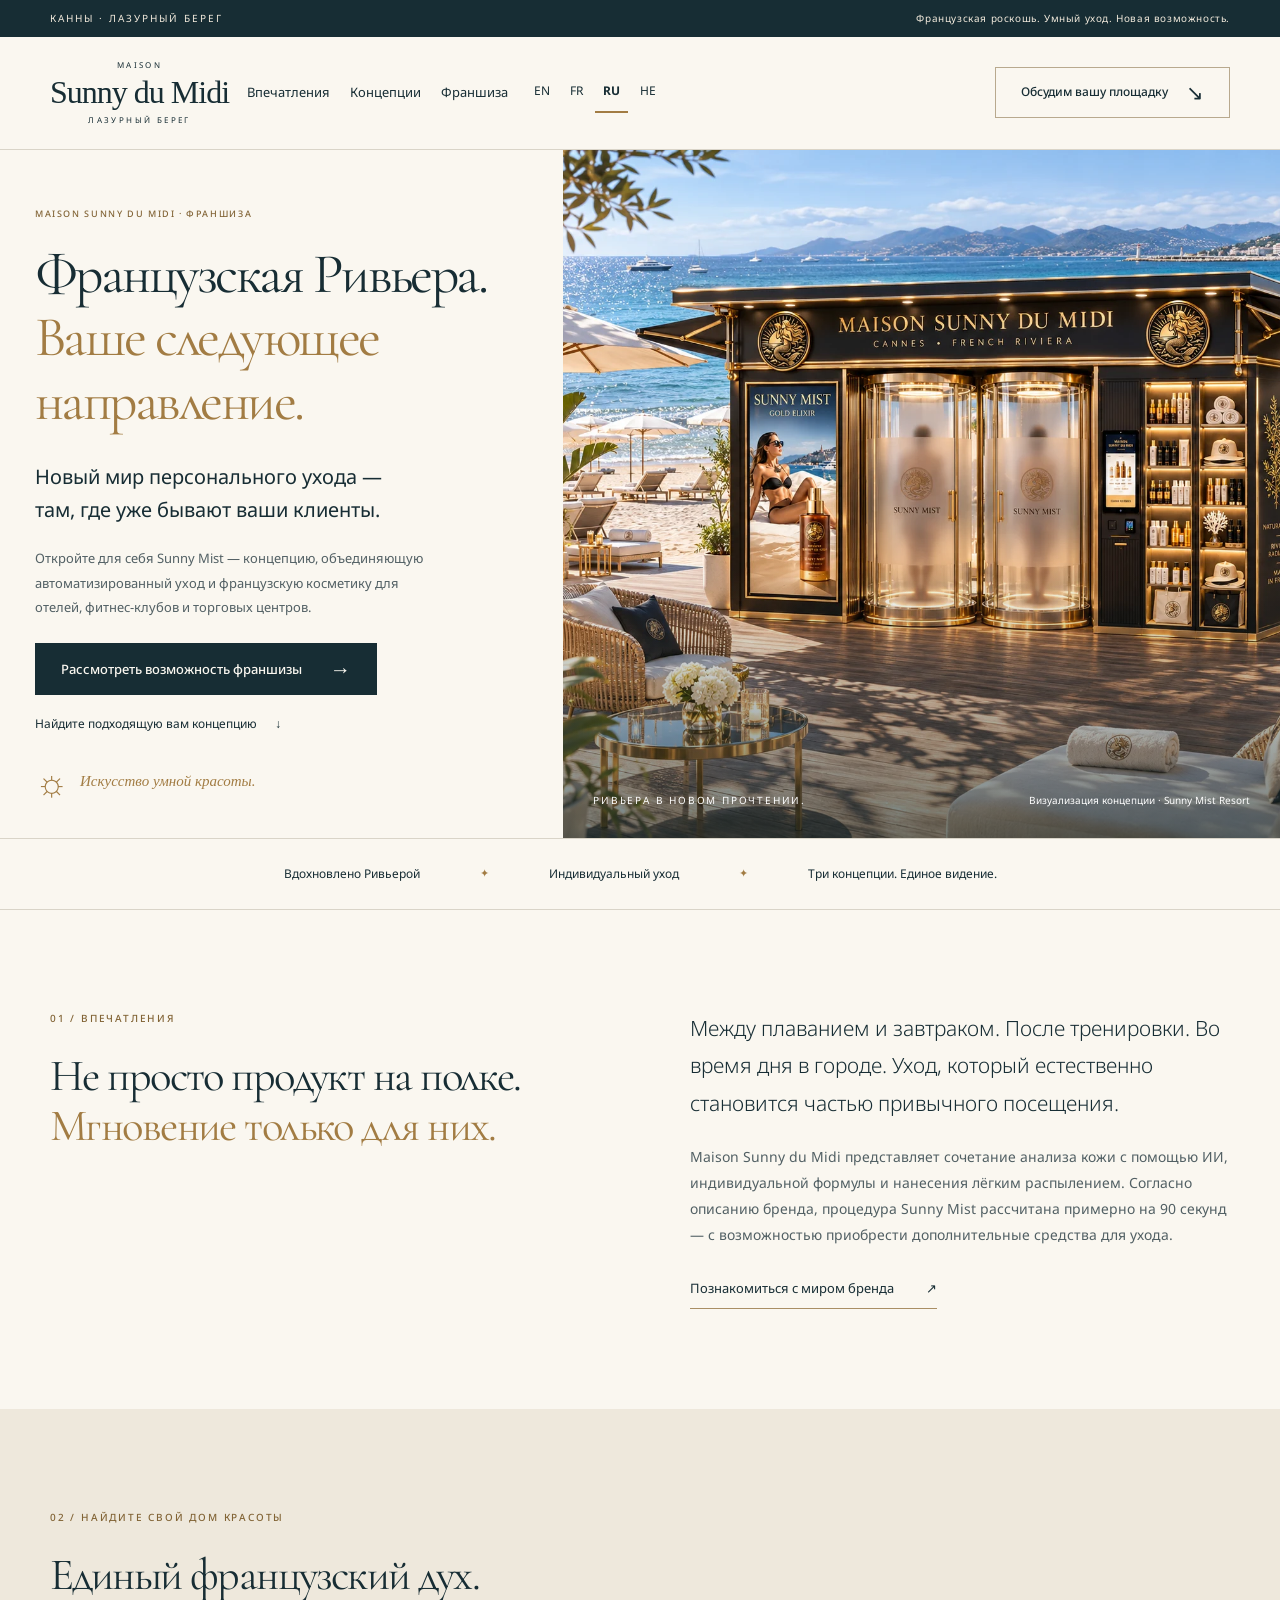
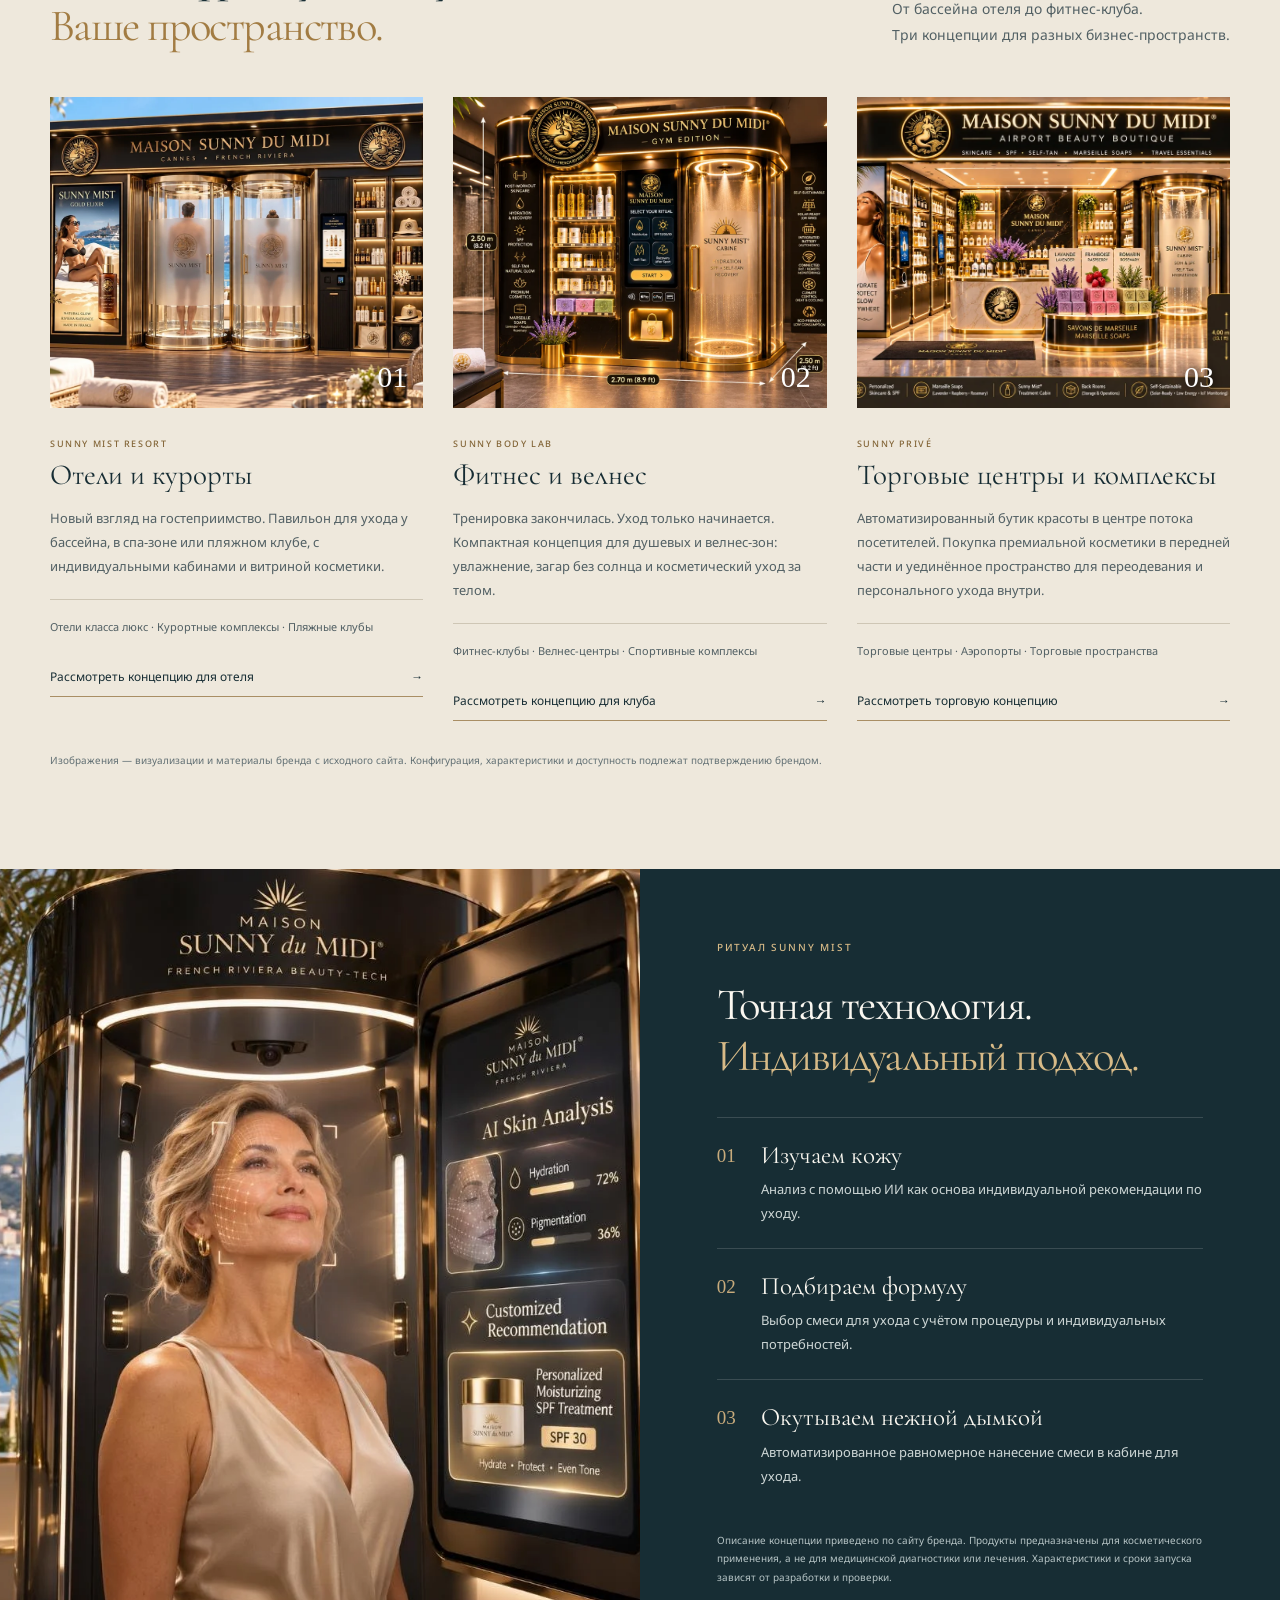
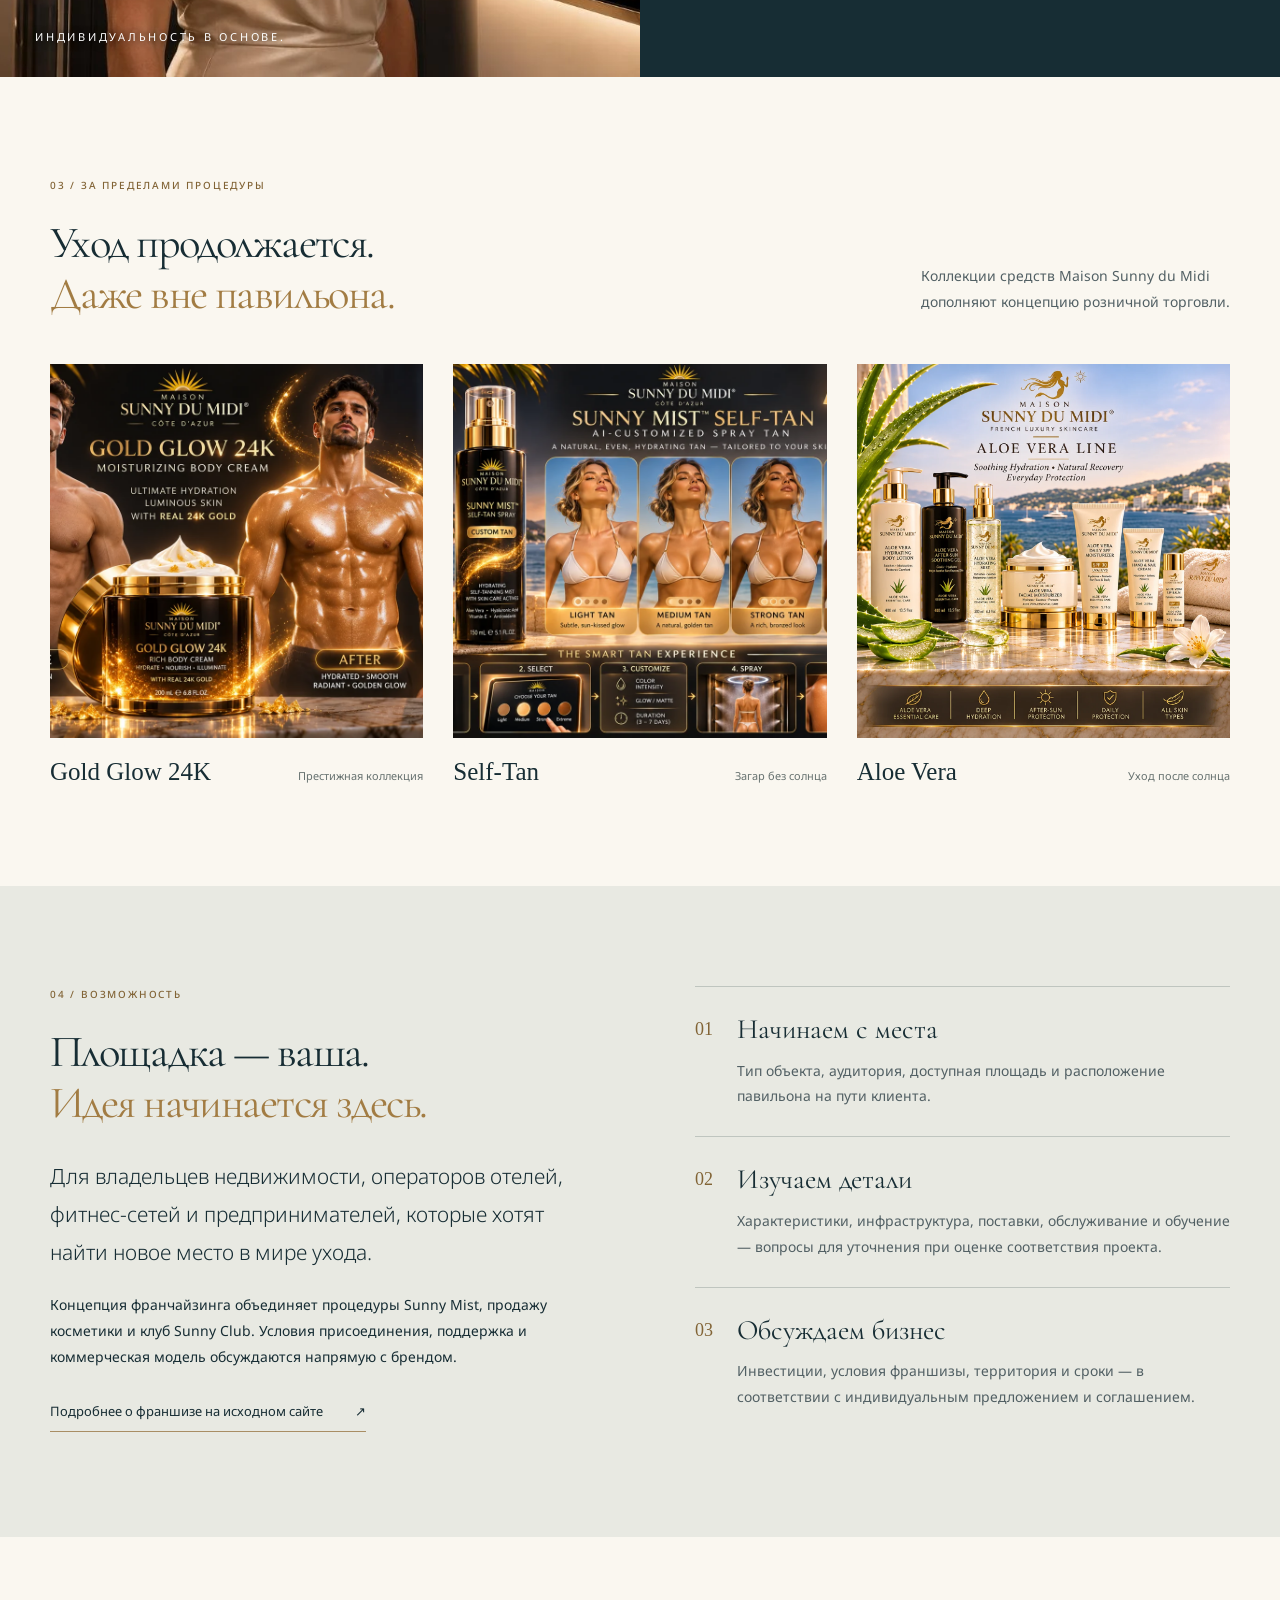
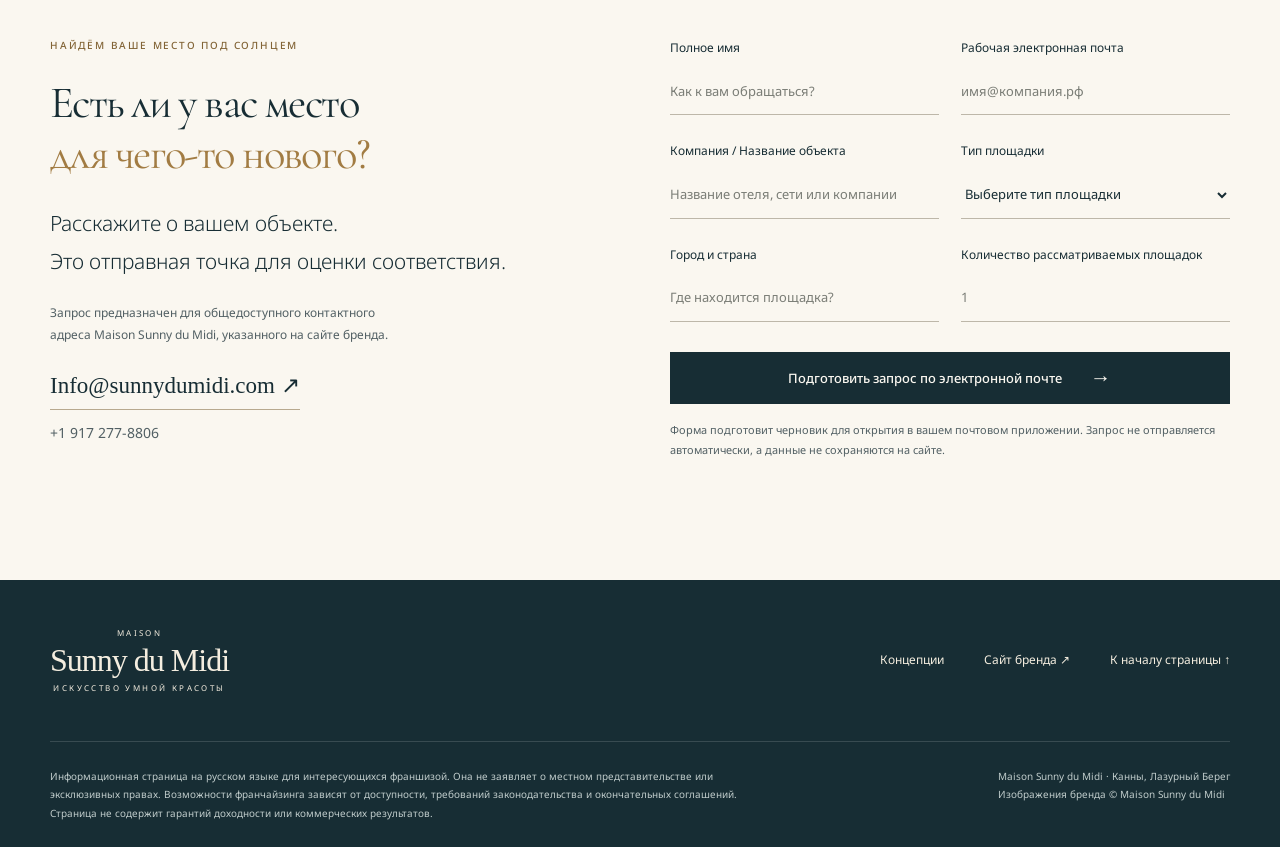
<file: ru/index.html>
<!doctype html>
<html lang="ru" dir="ltr">
<head>
<meta charset="utf-8"><meta name="viewport" content="width=device-width, initial-scale=1">
<meta name="description" content="Sunny du Midi — концепция ухода, вдохновлённая Французской Ривьерой. Возможности франчайзинга для отелей, фитнес-клубов и торговых центров.">
<meta name="theme-color" content="#172d34"><title>Sunny du Midi | Французская Ривьера. Ваше следующее направление.</title>
<meta property="og:title" content="Sunny du Midi | Возможности франчайзинга"><meta property="og:description" content="Персональный уход, французская роскошь и новое место встречи с вашими клиентами."><meta property="og:image" content="https://yacovdroridev.github.io/sunny-du-midi-franchise/assets/hero.webp">
<link rel="canonical" href="https://yacovdroridev.github.io/sunny-du-midi-franchise/ru/">
<link rel="alternate" hreflang="en" href="https://yacovdroridev.github.io/sunny-du-midi-franchise/"><link rel="alternate" hreflang="fr" href="https://yacovdroridev.github.io/sunny-du-midi-franchise/fr/"><link rel="alternate" hreflang="ru" href="https://yacovdroridev.github.io/sunny-du-midi-franchise/ru/"><link rel="alternate" hreflang="he" href="https://yacovdroridev.github.io/sunny-du-midi-franchise/he/"><link rel="alternate" hreflang="x-default" href="https://yacovdroridev.github.io/sunny-du-midi-franchise/">
<link rel="preconnect" href="https://fonts.googleapis.com"><link rel="preconnect" href="https://fonts.gstatic.com" crossorigin><link href="https://fonts.googleapis.com/css2?family=Cormorant+Garamond:wght@400;500&family=Noto+Sans:wght@300;400;500;600;700&display=swap" rel="stylesheet">
<link rel="stylesheet" href="../styles.css"><script src="../site.js" defer></script>
</head>
<body id="top">
<a class="skip" href="#main">Перейти к содержимому</a>
<div class="announcement"><span dir="ltr">КАННЫ · ЛАЗУРНЫЙ БЕРЕГ</span><span>Французская роскошь. Умный уход. Новая возможность.</span></div>
<header class="header wrap">
<a class="brand" href="#top" aria-label="Sunny du Midi — к началу страницы"><small>MAISON</small><span>Sunny du Midi</span><small>ЛАЗУРНЫЙ БЕРЕГ</small></a>
<nav aria-label="Основная навигация"><a href="#experience">Впечатления</a><a href="#venues">Концепции</a><a href="#partnership">Франшиза</a></nav>
<nav class="language-switcher" aria-label="Выбор языка"><a href="../" lang="en" hreflang="en">EN</a><a href="../fr/" lang="fr" hreflang="fr">FR</a><a href="../ru/" lang="ru" hreflang="ru" aria-current="page">RU</a><a href="../he/" lang="he" hreflang="he">HE</a></nav>
<a class="button outline header-cta" href="#inquiry">Обсудим вашу площадку <span aria-hidden="true">↘</span></a>
</header>
<main id="main">
<section class="hero">
<div class="hero-copy"><p class="eyebrow">MAISON SUNNY DU MIDI · ФРАНШИЗА</p><h1>Французская Ривьера.<br><em>Ваше следующее<br> направление.</em></h1><p class="hero-intro">Новый мир персонального ухода — там, где уже бывают ваши клиенты.</p><p class="hero-detail">Откройте для себя Sunny Mist — концепцию, объединяющую автоматизированный уход и французскую косметику для отелей, фитнес-клубов и торговых центров.</p><a class="button primary" href="#inquiry">Рассмотреть возможность франшизы <span aria-hidden="true">→</span></a><a class="quiet-link" href="#venues">Найдите подходящую вам концепцию <span aria-hidden="true">↓</span></a><div class="hero-signature"><span class="sun" aria-hidden="true">☼</span><span dir="ltr">Искусство умной красоты.</span></div></div>
<figure class="hero-image"><img src="../assets/hero.webp" alt="Визуализация павильона Sunny Mist на пляже Ривьеры с кабинами для ухода и косметическим прилавком" width="1448" height="1086" fetchpriority="high"><figcaption><span dir="ltr">РИВЬЕРА В НОВОМ ПРОЧТЕНИИ.</span><span>Визуализация концепции · Sunny Mist Resort</span></figcaption></figure>
</section>
<div class="brand-strip"><span>Вдохновлено Ривьерой</span><i>✦</i><span>Индивидуальный уход</span><i>✦</i><span>Три концепции. Единое видение.</span></div>
<section class="section wrap introduction" id="experience"><div><p class="eyebrow">01 / ВПЕЧАТЛЕНИЯ</p><h2>Не просто продукт на полке.<br><em>Мгновение только для них.</em></h2></div><div class="intro-text"><p class="lead">Между плаванием и завтраком. После тренировки. Во время дня в городе. Уход, который естественно становится частью привычного посещения.</p><p>Maison Sunny du Midi представляет сочетание анализа кожи с помощью ИИ, индивидуальной формулы и нанесения лёгким распылением. Согласно описанию бренда, процедура Sunny Mist рассчитана примерно на 90 секунд — с возможностью приобрести дополнительные средства для ухода.</p><a class="text-link" href="https://sunnydumidi.com/en" target="_blank" rel="noopener">Познакомиться с миром бренда <span aria-hidden="true">↗</span></a></div></section>
<section class="venues section" id="venues"><div class="wrap"><div class="section-heading"><div><p class="eyebrow">02 / НАЙДИТЕ СВОЙ ДОМ КРАСОТЫ</p><h2>Единый французский дух.<br><em>Ваше пространство.</em></h2></div><p>От бассейна отеля до фитнес-клуба.<br>Три концепции для разных бизнес-пространств.</p></div>
<div class="venue-grid">
<article class="venue"><div class="image-frame"><img src="../assets/resort.webp" alt="Визуализация павильона Resort с двумя кабинами для ухода у бассейна отеля" width="1200" height="795" loading="lazy"><span class="image-number">01</span></div><p class="eyebrow">SUNNY MIST RESORT</p><h3>Отели и курорты</h3><p>Новый взгляд на гостеприимство. Павильон для ухода у бассейна, в спа-зоне или пляжном клубе, с индивидуальными кабинами и витриной косметики.</p><p class="venue-note">Отели класса люкс · Курортные комплексы · Пляжные клубы</p><a href="#inquiry" class="text-link venue-choice" data-venue="Отели и курорты">Рассмотреть концепцию для отеля <span aria-hidden="true">→</span></a></article>
<article class="venue"><div class="image-frame"><img src="../assets/fitness.webp" alt="Визуализация Sunny Body Lab в фитнес-клубе с кабиной для ухода и стойкой с продукцией" width="1200" height="800" loading="lazy"><span class="image-number">02</span></div><p class="eyebrow">SUNNY BODY LAB</p><h3>Фитнес и велнес</h3><p>Тренировка закончилась. Уход только начинается. Компактная концепция для душевых и велнес-зон: увлажнение, загар без солнца и косметический уход за телом.</p><p class="venue-note">Фитнес-клубы · Велнес-центры · Спортивные комплексы</p><a href="#inquiry" class="text-link venue-choice" data-venue="Фитнес и велнес">Рассмотреть концепцию для клуба <span aria-hidden="true">→</span></a></article>
<article class="venue"><div class="image-frame"><img src="../assets/boutique.webp" alt="Визуализация бутика Sunny Privé с магазином косметики и приватной зоной ухода" width="1200" height="675" loading="lazy"><span class="image-number">03</span></div><p class="eyebrow">SUNNY PRIVÉ</p><h3>Торговые центры и комплексы</h3><p>Автоматизированный бутик красоты в центре потока посетителей. Покупка премиальной косметики в передней части и уединённое пространство для переодевания и персонального ухода внутри.</p><p class="venue-note">Торговые центры · Аэропорты · Торговые пространства</p><a href="#inquiry" class="text-link venue-choice" data-venue="Торговые центры и комплексы">Рассмотреть торговую концепцию <span aria-hidden="true">→</span></a></article>
</div><p class="image-disclaimer">Изображения — визуализации и материалы бренда с исходного сайта. Конфигурация, характеристики и доступность подлежат подтверждению брендом.</p></div></section>
<section class="ritual"><div class="ritual-photo"><img src="../assets/analysis.webp" alt="Визуализация анализа кожи с помощью интерфейса Sunny Mist" width="819" height="1024" loading="lazy"><div class="photo-label" dir="ltr">ИНДИВИДУАЛЬНОСТЬ В ОСНОВЕ.</div></div><div class="ritual-copy"><p class="eyebrow">РИТУАЛ SUNNY MIST</p><h2>Точная технология.<br><em>Индивидуальный подход.</em></h2><div class="ritual-step"><span>01</span><div><h3>Изучаем кожу</h3><p>Анализ с помощью ИИ как основа индивидуальной рекомендации по уходу.</p></div></div><div class="ritual-step"><span>02</span><div><h3>Подбираем формулу</h3><p>Выбор смеси для ухода с учётом процедуры и индивидуальных потребностей.</p></div></div><div class="ritual-step"><span>03</span><div><h3>Окутываем нежной дымкой</h3><p>Автоматизированное равномерное нанесение смеси в кабине для ухода.</p></div></div><p class="fine-print">Описание концепции приведено по сайту бренда. Продукты предназначены для косметического применения, а не для медицинской диагностики или лечения. Характеристики и сроки запуска зависят от разработки и проверки.</p></div></section>
<section class="section wrap collections"><div class="section-heading"><div><p class="eyebrow">03 / ЗА ПРЕДЕЛАМИ ПРОЦЕДУРЫ</p><h2>Уход продолжается.<br><em>Даже вне павильона.</em></h2></div><p>Коллекции средств Maison Sunny du Midi<br>дополняют концепцию розничной торговли.</p></div><div class="collection-grid"><article><img src="../assets/gold.webp" alt="Коллекция Gold Glow 24K от Sunny du Midi" width="1200" height="800" loading="lazy"><div><h3 dir="ltr">Gold Glow 24K</h3><span>Престижная коллекция</span></div></article><article><img src="../assets/tan.webp" alt="Система загара без солнца Sunny Mist Self-Tan" width="1200" height="800" loading="lazy"><div><h3 dir="ltr">Self-Tan</h3><span>Загар без солнца</span></div></article><article><img src="../assets/aloe.webp" alt="Средство Aloe Vera для ухода после пребывания на солнце" width="1200" height="1200" loading="lazy"><div><h3 dir="ltr">Aloe Vera</h3><span>Уход после солнца</span></div></article></div></section>
<section class="partnership section" id="partnership"><div class="wrap partnership-grid"><div><p class="eyebrow">04 / ВОЗМОЖНОСТЬ</p><h2>Площадка — ваша.<br><em>Идея начинается здесь.</em></h2><p class="lead">Для владельцев недвижимости, операторов отелей, фитнес-сетей и предпринимателей, которые хотят найти новое место в мире ухода.</p><p>Концепция франчайзинга объединяет процедуры Sunny Mist, продажу косметики и клуб Sunny Club. Условия присоединения, поддержка и коммерческая модель обсуждаются напрямую с брендом.</p><a class="text-link" href="https://sunnydumidi.com/en/franchise" target="_blank" rel="noopener">Подробнее о франшизе на исходном сайте <span aria-hidden="true">↗</span></a></div><div class="planning"><div><span>01</span><div><h3>Начинаем с места</h3><p>Тип объекта, аудитория, доступная площадь и расположение павильона на пути клиента.</p></div></div><div><span>02</span><div><h3>Изучаем детали</h3><p>Характеристики, инфраструктура, поставки, обслуживание и обучение — вопросы для уточнения при оценке соответствия проекта.</p></div></div><div><span>03</span><div><h3>Обсуждаем бизнес</h3><p>Инвестиции, условия франшизы, территория и сроки — в соответствии с индивидуальным предложением и соглашением.</p></div></div></div></div></section>
<section class="inquiry section" id="inquiry"><div class="wrap inquiry-grid"><div class="contact-copy"><p class="eyebrow">НАЙДЁМ ВАШЕ МЕСТО ПОД СОЛНЦЕМ</p><h2>Есть ли у вас место<br><em>для чего-то нового?</em></h2><p class="lead">Расскажите о вашем объекте.<br>Это отправная точка для оценки соответствия.</p><p>Запрос предназначен для общедоступного контактного адреса Maison Sunny du Midi, указанного на сайте бренда.</p><a class="contact-mail" href="mailto:Info@sunnydumidi.com" dir="ltr">Info@sunnydumidi.com <span aria-hidden="true">↗</span></a><a class="contact-phone" href="tel:+19172778806" dir="ltr">+1 917 277-8806</a></div>
<form id="inquiry-form" aria-describedby="form-note"><div class="form-grid"><label>Полное имя<input name="name" autocomplete="name" maxlength="120" placeholder="Как к вам обращаться?" required></label><label>Рабочая электронная почта<input name="email" type="email" autocomplete="email" maxlength="200" placeholder="имя@компания.рф" dir="ltr" required></label><label>Компания / Название объекта<input name="company" autocomplete="organization" maxlength="160" placeholder="Название отеля, сети или компании" required></label><label>Тип площадки<select name="venue" required><option value="">Выберите тип площадки</option><option>Отели и курорты</option><option>Фитнес и велнес</option><option>Торговые центры и комплексы</option><option>Предпринимательский проект / Другая площадка</option></select></label><label>Город и страна<input name="location" maxlength="160" placeholder="Где находится площадка?" required></label><label>Количество рассматриваемых площадок<input name="locations" type="number" min="1" max="9999" placeholder="1"></label></div><button class="button primary" type="submit">Подготовить запрос по электронной почте <span aria-hidden="true">→</span></button><p id="form-note">Форма подготовит черновик для открытия в вашем почтовом приложении. Запрос не отправляется автоматически, а данные не сохраняются на сайте.</p><div id="form-result" hidden><p id="form-status" role="status">Черновик готов. Откройте его в почтовом приложении, проверьте данные и отправьте.</p><a id="email-draft" class="button outline" href="mailto:Info@sunnydumidi.com">Открыть черновик письма ↗</a><button id="download-draft" class="download" type="button">Нет почтового приложения? Скачать черновик</button></div><noscript><p>Отправить запрос без JavaScript: <a href="mailto:Info@sunnydumidi.com">Info@sunnydumidi.com</a></p></noscript></form></div></section>
</main>
<footer><div class="wrap footer-top"><a class="brand" href="#top"><small>MAISON</small><span>Sunny du Midi</span><small>ИСКУССТВО УМНОЙ КРАСОТЫ</small></a><div><a href="#venues">Концепции</a><a href="https://sunnydumidi.com/en" target="_blank" rel="noopener">Сайт бренда ↗</a><a href="#top">К началу страницы ↑</a></div></div><div class="wrap footer-bottom"><p>Информационная страница на русском языке для интересующихся франшизой. Она не заявляет о местном представительстве или эксклюзивных правах. Возможности франчайзинга зависят от доступности, требований законодательства и окончательных соглашений. Страница не содержит гарантий доходности или коммерческих результатов.</p><p dir="ltr">Maison Sunny du Midi · Канны, Лазурный Берег<br>Изображения бренда © Maison Sunny du Midi</p></div></footer>
</body></html>
</file>
<file: styles.css>
:root{color-scheme:light;--ink:#172d34;--cream:#faf7f0;--sand:#eee8dc;--gold:#a27c43;--line:#d9d4c8;--serif:'Cormorant Garamond',Georgia,serif;--sans:'Noto Sans',Arial,sans-serif}
*{box-sizing:border-box}html{scroll-behavior:smooth;scroll-padding-top:30px}body{margin:0;color:var(--ink);background:var(--cream);font:400 16px/1.85 var(--sans)}a{color:inherit;text-decoration:none}img{display:block;max-width:100%;height:auto}button,input,select{font:inherit}a:focus-visible,button:focus-visible,input:focus-visible,select:focus-visible{outline:3px solid #b98c42;outline-offset:5px}[hidden]{display:none!important}p{margin:0 0 1.3rem}h1,h2,h3{margin:0;font-family:var(--serif);font-weight:400;line-height:1.13}h1{font-size:clamp(45px,4.8vw,76px);letter-spacing:-.045em}h2{font-size:clamp(38px,3.5vw,56px);letter-spacing:-.035em}h3{font-size:29px}em{font-style:normal;color:var(--gold)}.wrap{width:min(1280px,calc(100% - 100px));margin-inline:auto}.section{padding-block:100px}.eyebrow{font-size:10px;letter-spacing:.18em;font-weight:500;line-height:1.7;color:#826436;margin-bottom:24px;direction:ltr;text-align:start}.lead{font-size:21px;font-weight:300;line-height:1.8}.skip{position:absolute;top:-100px;right:20px;background:white;padding:12px;z-index:10}.skip:focus{top:10px}
.announcement{background:var(--ink);color:#f2eadc;display:flex;justify-content:space-between;padding:9px 50px;font-size:10px;letter-spacing:.06em}.announcement span:first-child{letter-spacing:.2em}.header{display:flex;align-items:center;justify-content:space-between;gap:30px;min-height:112px}.brand{display:flex;flex-direction:column;align-items:center;direction:ltr;line-height:1.2;white-space:nowrap}.brand span{font:32px/1.2 Georgia,serif;letter-spacing:-1px}.brand small{font:8px/2 var(--sans);letter-spacing:.3em}.header nav{display:flex;gap:34px;font-size:13px}.header nav a{padding-block:10px}.header nav a:hover{color:var(--gold)}.button{display:inline-flex;align-items:center;justify-content:center;gap:28px;min-height:50px;padding:13px 25px;font-size:13px;font-weight:500;border:1px solid transparent;cursor:pointer;transition:background .2s,color .2s}.button span{font-size:21px;line-height:1}.outline{border-color:#b8a98e;background:transparent}.outline:hover{background:var(--sand)}.primary{background:var(--ink);color:var(--cream)}.primary:hover{background:#31515a}.header-cta{font-size:12px;gap:18px}.hero{display:grid;grid-template-columns:44% 56%;border-block:1px solid var(--line);min-height:690px}.hero-copy{padding:56px max(40px,calc((100vw - 1280px)/2)) 30px 44px}.hero .eyebrow{font-size:9px;margin-bottom:22px}.hero-intro{font-size:20px;line-height:1.65;margin-top:26px;max-width:390px}.hero-detail{font-size:13px;color:#526064;max-width:390px}.hero .button{margin:4px 0 18px}.quiet-link{display:block;font-size:12px}.quiet-link span{margin-inline-start:15px}.hero-signature{display:flex;gap:12px;align-items:center;padding-top:28px;color:var(--gold)}.hero-signature>span:last-child{font:italic 15px Georgia,serif}.sun{font-size:36px;line-height:1}.hero-image{position:relative;margin:0;min-width:0;min-height:100%}.hero-image>img{position:absolute;width:100%;height:100%;object-fit:cover;object-position:49% center}.hero-image:after{content:'';position:absolute;inset:60% 0 0;background:linear-gradient(transparent,#12282a99)}.hero-image figcaption{position:absolute;bottom:28px;inset-inline:30px;display:flex;justify-content:space-between;gap:20px;font-size:10px;color:white;z-index:1}.hero-image figcaption span:first-child{letter-spacing:.18em}.brand-strip{display:flex;justify-content:center;align-items:center;gap:60px;border-bottom:1px solid var(--line);padding:24px;font-size:12px}.brand-strip i{font-size:11px;font-style:normal;color:var(--gold)}
.introduction{display:grid;grid-template-columns:1fr 1fr;gap:100px}.intro-text>p:not(.lead){font-size:14px;color:#526064}.text-link{display:inline-flex;align-items:center;justify-content:space-between;gap:32px;font-size:13px;border-bottom:1px solid #a98e64;padding-block:8px}.text-link:hover{color:var(--gold)}.venues{background:var(--sand)}.section-heading{display:flex;align-items:end;justify-content:space-between;gap:40px;margin-bottom:45px}.section-heading>p{font-size:14px;color:#526064;margin-bottom:4px}.venue-grid{display:grid;grid-template-columns:repeat(3,minmax(0,1fr));gap:30px}.image-frame{position:relative;overflow:hidden;margin-bottom:28px}.image-frame img{width:100%;aspect-ratio:1.2;object-fit:cover;transition:transform .5s}.venue:hover img{transform:scale(1.025)}.image-number{position:absolute;bottom:14px;right:16px;color:white;font:30px Georgia,serif;text-shadow:0 1px 8px #000}.venue .eyebrow{font-size:9px;margin-bottom:8px}.venue h3{margin-bottom:14px}.venue>p:not(.eyebrow){font-size:13px;color:#526064}.venue .venue-note{font-size:11px!important;border-top:1px solid #cec6b5;padding-top:17px;margin-top:20px}.venue .text-link{width:100%;font-size:12px}.image-disclaimer{font-size:10px;color:#627074;margin:30px 0 0}.ritual{display:grid;grid-template-columns:1fr 1fr;background:var(--ink);color:var(--cream);direction:ltr}.ritual-photo{position:relative;min-height:680px}.ritual-photo img{position:absolute;object-fit:cover;width:100%;height:100%;object-position:center 35%}.photo-label{position:absolute;bottom:30px;left:35px;font-size:11px;letter-spacing:.25em;color:white;text-shadow:0 1px 8px #000}.ritual-copy{direction:ltr;padding:70px clamp(35px,6vw,110px)}.ritual .eyebrow,.ritual em{color:#d7ba87}.ritual h2{margin-bottom:35px}.ritual-step{display:flex;gap:25px;border-top:1px solid #ffffff26;padding:23px 0}.ritual-step>span{font:19px Georgia,serif;color:#c8ab7c;padding-top:4px}.ritual-step h3{font-size:25px}.ritual-step p{font-size:13px;color:#ced7d6;margin:8px 0 0}.fine-print{font-size:10px;color:#b7c5c6;margin-top:20px}.collection-grid{display:grid;grid-template-columns:repeat(3,minmax(0,1fr));gap:30px}.collection-grid img{width:100%;aspect-ratio:1;object-fit:cover}.collection-grid article>div{display:flex;align-items:baseline;justify-content:space-between;gap:15px;padding-top:20px;direction:ltr}.collection-grid h3{font:25px Georgia,serif}.collection-grid span{font-size:11px;direction:ltr;color:#677270}.partnership{background:#e8e9e2}.partnership-grid{display:grid;grid-template-columns:1fr 1fr;gap:110px}.partnership .lead{margin-top:30px}.partnership p:not(.eyebrow):not(.lead){font-size:14px}.planning>div{display:flex;gap:24px;padding-block:27px;border-top:1px solid #bfc5bf}.planning>div>span{font:18px Georgia,serif;color:#826436;padding-top:5px}.planning h3{font-size:28px;margin-bottom:12px}.planning p{color:#526064;margin:0}.inquiry-grid{display:grid;grid-template-columns:1fr 1.1fr;gap:110px}.contact-copy>.lead{margin-top:26px}.contact-copy>p:not(.lead):not(.eyebrow){font-size:12px;max-width:350px;color:#526064}.contact-mail{display:block;width:fit-content;font:23px Georgia,serif;margin:26px 0 10px;border-bottom:1px solid #b8a98e;padding-bottom:10px}.contact-phone{display:block;width:fit-content;font-size:14px;color:#526064}.form-grid{display:grid;grid-template-columns:1fr 1fr;gap:25px 22px}label{display:flex;flex-direction:column;gap:8px;font-size:12px}input,select{width:100%;min-width:0;border:0;border-bottom:1px solid #bdb7a9;background:transparent;border-radius:0;padding:12px 0;color:var(--ink);font-size:13px;height:48px}input::placeholder{color:#7a7d76;opacity:1}form>.button{width:100%;margin-top:30px}#form-note,#form-status{font-size:11px;line-height:1.8;color:#526064;margin-top:16px}#form-result{padding:0 18px 18px;border:1px solid var(--line)}#form-result .outline{font-size:12px}.download{display:block;background:none;border:0;border-bottom:1px solid #b8a98e;padding:10px 0 3px;margin-top:10px;font-size:11px;color:var(--ink);cursor:pointer}footer{background:var(--ink);color:#f4eddf}.footer-top{display:flex;align-items:center;justify-content:space-between;padding-block:45px}.footer-top>div{display:flex;gap:40px;font-size:12px}.footer-bottom{display:flex;justify-content:space-between;gap:80px;border-top:1px solid #ffffff24;padding-block:25px;font-size:10px;color:#c0cccb}.footer-bottom p:first-child{max-width:710px}.footer-bottom p{margin:0}.footer-bottom p:last-child{flex-shrink:0;text-align:left}
@media(min-width:1600px){.hero-copy{padding-right:max(60px,calc((100vw - 1400px)/2))}.hero{min-height:760px}}
@media(max-width:1100px){.wrap{width:calc(100% - 60px)}.hero-copy{padding:40px 30px}.hero{grid-template-columns:46% 54%;min-height:660px}h1{font-size:52px}.hero-intro{font-size:18px}.header{gap:20px}.header nav{gap:22px}.header-cta{padding:12px;font-size:11px}.introduction,.partnership-grid,.inquiry-grid{gap:50px}.venue-grid,.collection-grid{gap:22px}.collection-grid article>div{display:block}.collection-grid h3{margin-bottom:8px}.brand-strip{gap:35px}.ritual-copy{padding:50px 35px}.ritual-photo{min-height:650px}}
@media(max-width:760px){.wrap{width:calc(100% - 40px)}.announcement{padding:8px 20px;justify-content:center}.announcement span:last-child{display:none}.header{flex-wrap:wrap;gap:16px;padding-top:18px;min-height:0}.brand span{font-size:27px}.brand small{font-size:7px}.header-cta{font-size:10px;padding:10px 12px;min-height:42px;gap:8px}.header nav{order:3;width:100%;justify-content:center;gap:38px;border-top:1px solid var(--line);padding-block:2px;font-size:12px}.hero{grid-template-columns:1fr;min-height:0}.hero-copy{padding:36px 24px 30px}.hero .eyebrow{margin-bottom:18px;font-size:8px}h1{font-size:clamp(39px,11.3vw,49px);line-height:1.1}h1 br:last-child{display:none}.hero-intro{max-width:340px;margin-top:22px}.hero-detail{max-width:360px}.hero-signature{padding-top:22px}.hero-image{min-height:340px}.hero-image>img{object-position:center}.hero-image figcaption{inset-inline:20px;bottom:18px;font-size:8px;gap:14px}.brand-strip{padding:20px 12px;gap:13px;font-size:9px}.brand-strip i{font-size:8px}.section{padding-block:65px}.introduction,.partnership-grid,.inquiry-grid{grid-template-columns:1fr;gap:30px}.eyebrow{font-size:9px;margin-bottom:18px}h2{font-size:42px}.lead{font-size:19px}.section-heading{display:block;margin-bottom:32px}.section-heading>p{margin-top:20px;font-size:13px}.venue-grid{grid-template-columns:1fr;gap:44px}.image-frame img{aspect-ratio:1.4}.venue h3{font-size:30px}.image-frame{margin-bottom:22px}.venue .venue-note{margin-top:14px}.ritual{grid-template-columns:1fr}.ritual-photo{min-height:400px}.ritual-photo img{object-position:center 35%}.ritual-copy{padding:45px 25px}.ritual-step{padding:20px 0}.collection-grid{grid-template-columns:1fr;gap:32px}.collection-grid img{aspect-ratio:1.3}.collection-grid article>div{display:flex}.collection-grid h3{font-size:26px}.planning>div{padding-block:22px}.form-grid{gap:22px 18px}.inquiry-grid{gap:40px}.contact-copy>p:not(.lead):not(.eyebrow){max-width:none}.footer-top{align-items:start;gap:30px}.footer-top>div{flex-direction:column;gap:15px;font-size:11px}.footer-bottom{flex-direction:column;gap:22px}.footer-bottom p:last-child{text-align:start}.footer-top .brand span{font-size:25px}.footer-top .brand small{font-size:6px}}
@media(max-width:370px){.header-cta{font-size:9px;padding:8px;gap:4px}.brand span{font-size:23px}.header{gap:10px}.hero-copy{padding-inline:20px}h1{font-size:48px}.form-grid{grid-template-columns:1fr}.brand-strip{gap:9px;font-size:8px}.collection-grid article>div{display:block}.hero-image figcaption{flex-direction:column;gap:5px}}
/* Shared LTR layout for all three languages; allow longer translations. */
.header{flex-wrap:wrap;gap:18px;padding-block:20px}.header nav{gap:20px}.header .language-switcher{gap:4px;width:auto;order:0;border:0;padding:0}.language-switcher a{padding:8px!important;font-size:12px}.language-switcher a[aria-current]{border-bottom:2px solid var(--gold);font-weight:700}.hero-copy{padding-inline:max(35px,calc((100vw - 1280px)/2)) 35px}.hero-copy,.ritual-copy,.inquiry-grid>*{min-width:0}h1{font-size:clamp(42px,4.4vw,68px)}h1,h2,h3{overflow-wrap:break-word}.brand-strip{flex-wrap:wrap}.hero-image figcaption{flex-wrap:wrap}.form-grid label{min-width:0}.button{text-align:center}.header-cta{margin-inline-start:auto}
@media(max-width:1100px){.header-cta{display:none}.hero-copy{padding-inline:30px}}
@media(max-width:760px){.header nav:not(.language-switcher){order:3;gap:20px}.header .language-switcher{margin-inline-start:auto}.hero-copy{padding-inline:24px}h1{font-size:clamp(39px,10vw,49px)}.brand-strip{gap:10px}.brand-strip span{text-align:center}.hero-image figcaption{flex-direction:column;align-items:start}.collection-grid article>div{flex-wrap:wrap;gap:10px}}
@media(prefers-reduced-motion:reduce){html{scroll-behavior:auto}*{transition:none!important}}
</file>
<file: he/styles.css>
:root{color-scheme:light;--ink:#172d34;--cream:#faf7f0;--sand:#eee8dc;--gold:#a27c43;--line:#d9d4c8;--serif:'Frank Ruhl Libre',Georgia,serif;--sans:'Heebo',Arial,sans-serif}
*{box-sizing:border-box}html{scroll-behavior:smooth;scroll-padding-top:30px}body{margin:0;color:var(--ink);background:var(--cream);font:400 16px/1.85 var(--sans)}a{color:inherit;text-decoration:none}img{display:block;max-width:100%;height:auto}button,input,select{font:inherit}a:focus-visible,button:focus-visible,input:focus-visible,select:focus-visible{outline:3px solid #b98c42;outline-offset:5px}[hidden]{display:none!important}p{margin:0 0 1.3rem}h1,h2,h3{margin:0;font-family:var(--serif);font-weight:400;line-height:1.13}h1{font-size:clamp(45px,4.8vw,76px);letter-spacing:-.045em}h2{font-size:clamp(38px,3.5vw,56px);letter-spacing:-.035em}h3{font-size:29px}em{font-style:normal;color:var(--gold)}.wrap{width:min(1280px,calc(100% - 100px));margin-inline:auto}.section{padding-block:100px}.eyebrow{font-size:10px;letter-spacing:.18em;font-weight:500;line-height:1.7;color:#826436;margin-bottom:24px;direction:ltr;text-align:right}.lead{font-size:21px;font-weight:300;line-height:1.8}.skip{position:absolute;top:-100px;right:20px;background:white;padding:12px;z-index:10}.skip:focus{top:10px}
.announcement{background:var(--ink);color:#f2eadc;display:flex;justify-content:space-between;padding:9px 50px;font-size:10px;letter-spacing:.06em}.announcement span:first-child{letter-spacing:.2em}.header{display:flex;align-items:center;justify-content:space-between;gap:30px;min-height:112px}.brand{display:flex;flex-direction:column;align-items:center;direction:ltr;line-height:1.2;white-space:nowrap}.brand span{font:32px/1.2 Georgia,serif;letter-spacing:-1px}.brand small{font:8px/2 var(--sans);letter-spacing:.3em}.header nav{display:flex;gap:34px;font-size:13px}.header nav a{padding-block:10px}.header nav a:hover{color:var(--gold)}.button{display:inline-flex;align-items:center;justify-content:center;gap:28px;min-height:50px;padding:13px 25px;font-size:13px;font-weight:500;border:1px solid transparent;cursor:pointer;transition:background .2s,color .2s}.button span{font-size:21px;line-height:1}.outline{border-color:#b8a98e;background:transparent}.outline:hover{background:var(--sand)}.primary{background:var(--ink);color:var(--cream)}.primary:hover{background:#31515a}.header-cta{font-size:12px;gap:18px}.hero{display:grid;grid-template-columns:44% 56%;border-block:1px solid var(--line);min-height:690px}.hero-copy{padding:56px max(40px,calc((100vw - 1280px)/2)) 30px 44px}.hero .eyebrow{font-size:9px;margin-bottom:22px}.hero-intro{font-size:20px;line-height:1.65;margin-top:26px;max-width:390px}.hero-detail{font-size:13px;color:#526064;max-width:390px}.hero .button{margin:4px 0 18px}.quiet-link{display:block;font-size:12px}.quiet-link span{margin-inline-start:15px}.hero-signature{display:flex;gap:12px;align-items:center;padding-top:28px;color:var(--gold)}.hero-signature>span:last-child{font:italic 15px Georgia,serif}.sun{font-size:36px;line-height:1}.hero-image{position:relative;margin:0;min-width:0;min-height:100%}.hero-image>img{position:absolute;width:100%;height:100%;object-fit:cover;object-position:49% center}.hero-image:after{content:'';position:absolute;inset:60% 0 0;background:linear-gradient(transparent,#12282a99)}.hero-image figcaption{position:absolute;bottom:28px;inset-inline:30px;display:flex;justify-content:space-between;gap:20px;font-size:10px;color:white;z-index:1}.hero-image figcaption span:first-child{letter-spacing:.18em}.brand-strip{display:flex;justify-content:center;align-items:center;gap:60px;border-bottom:1px solid var(--line);padding:24px;font-size:12px}.brand-strip i{font-size:11px;font-style:normal;color:var(--gold)}
.introduction{display:grid;grid-template-columns:1fr 1fr;gap:100px}.intro-text>p:not(.lead){font-size:14px;color:#526064}.text-link{display:inline-flex;align-items:center;justify-content:space-between;gap:32px;font-size:13px;border-bottom:1px solid #a98e64;padding-block:8px}.text-link:hover{color:var(--gold)}.venues{background:var(--sand)}.section-heading{display:flex;align-items:end;justify-content:space-between;gap:40px;margin-bottom:45px}.section-heading>p{font-size:14px;color:#526064;margin-bottom:4px}.venue-grid{display:grid;grid-template-columns:repeat(3,minmax(0,1fr));gap:30px}.image-frame{position:relative;overflow:hidden;margin-bottom:28px}.image-frame img{width:100%;aspect-ratio:1.2;object-fit:cover;transition:transform .5s}.venue:hover img{transform:scale(1.025)}.image-number{position:absolute;bottom:14px;right:16px;color:white;font:30px Georgia,serif;text-shadow:0 1px 8px #000}.venue .eyebrow{font-size:9px;margin-bottom:8px}.venue h3{margin-bottom:14px}.venue>p:not(.eyebrow){font-size:13px;color:#526064}.venue .venue-note{font-size:11px!important;border-top:1px solid #cec6b5;padding-top:17px;margin-top:20px}.venue .text-link{width:100%;font-size:12px}.image-disclaimer{font-size:10px;color:#627074;margin:30px 0 0}.ritual{display:grid;grid-template-columns:1fr 1fr;background:var(--ink);color:var(--cream);direction:ltr}.ritual-photo{position:relative;min-height:680px}.ritual-photo img{position:absolute;object-fit:cover;width:100%;height:100%;object-position:center 35%}.photo-label{position:absolute;bottom:30px;left:35px;font-size:11px;letter-spacing:.25em;color:white;text-shadow:0 1px 8px #000}.ritual-copy{direction:rtl;padding:70px clamp(35px,6vw,110px)}.ritual .eyebrow,.ritual em{color:#d7ba87}.ritual h2{margin-bottom:35px}.ritual-step{display:flex;gap:25px;border-top:1px solid #ffffff26;padding:23px 0}.ritual-step>span{font:19px Georgia,serif;color:#c8ab7c;padding-top:4px}.ritual-step h3{font-size:25px}.ritual-step p{font-size:13px;color:#ced7d6;margin:8px 0 0}.fine-print{font-size:10px;color:#b7c5c6;margin-top:20px}.collection-grid{display:grid;grid-template-columns:repeat(3,minmax(0,1fr));gap:30px}.collection-grid img{width:100%;aspect-ratio:1;object-fit:cover}.collection-grid article>div{display:flex;align-items:baseline;justify-content:space-between;gap:15px;padding-top:20px;direction:ltr}.collection-grid h3{font:25px Georgia,serif}.collection-grid span{font-size:11px;direction:rtl;color:#677270}.partnership{background:#e8e9e2}.partnership-grid{display:grid;grid-template-columns:1fr 1fr;gap:110px}.partnership .lead{margin-top:30px}.partnership p:not(.eyebrow):not(.lead){font-size:14px}.planning>div{display:flex;gap:24px;padding-block:27px;border-top:1px solid #bfc5bf}.planning>div>span{font:18px Georgia,serif;color:#826436;padding-top:5px}.planning h3{font-size:28px;margin-bottom:12px}.planning p{color:#526064;margin:0}.inquiry-grid{display:grid;grid-template-columns:1fr 1.1fr;gap:110px}.contact-copy>.lead{margin-top:26px}.contact-copy>p:not(.lead):not(.eyebrow){font-size:12px;max-width:350px;color:#526064}.contact-mail{display:block;width:fit-content;font:23px Georgia,serif;margin:26px 0 10px;border-bottom:1px solid #b8a98e;padding-bottom:10px}.contact-phone{display:block;width:fit-content;font-size:14px;color:#526064}.form-grid{display:grid;grid-template-columns:1fr 1fr;gap:25px 22px}label{display:flex;flex-direction:column;gap:8px;font-size:12px}input,select{width:100%;min-width:0;border:0;border-bottom:1px solid #bdb7a9;background:transparent;border-radius:0;padding:12px 0;color:var(--ink);font-size:13px;height:48px}input::placeholder{color:#7a7d76;opacity:1}form>.button{width:100%;margin-top:30px}#form-note,#form-status{font-size:11px;line-height:1.8;color:#526064;margin-top:16px}#form-result{padding:0 18px 18px;border:1px solid var(--line)}#form-result .outline{font-size:12px}.download{display:block;background:none;border:0;border-bottom:1px solid #b8a98e;padding:10px 0 3px;margin-top:10px;font-size:11px;color:var(--ink);cursor:pointer}footer{background:var(--ink);color:#f4eddf}.footer-top{display:flex;align-items:center;justify-content:space-between;padding-block:45px}.footer-top>div{display:flex;gap:40px;font-size:12px}.footer-bottom{display:flex;justify-content:space-between;gap:80px;border-top:1px solid #ffffff24;padding-block:25px;font-size:10px;color:#c0cccb}.footer-bottom p:first-child{max-width:710px}.footer-bottom p{margin:0}.footer-bottom p:last-child{flex-shrink:0;text-align:left}
@media(min-width:1600px){.hero-copy{padding-right:max(60px,calc((100vw - 1400px)/2))}.hero{min-height:760px}}
@media(max-width:1100px){.wrap{width:calc(100% - 60px)}.hero-copy{padding:40px 30px}.hero{grid-template-columns:46% 54%;min-height:660px}h1{font-size:52px}.hero-intro{font-size:18px}.header{gap:20px}.header nav{gap:22px}.header-cta{padding:12px;font-size:11px}.introduction,.partnership-grid,.inquiry-grid{gap:50px}.venue-grid,.collection-grid{gap:22px}.collection-grid article>div{display:block}.collection-grid h3{margin-bottom:8px}.brand-strip{gap:35px}.ritual-copy{padding:50px 35px}.ritual-photo{min-height:650px}}
@media(max-width:760px){.wrap{width:calc(100% - 40px)}.announcement{padding:8px 20px;justify-content:center}.announcement span:last-child{display:none}.header{flex-wrap:wrap;gap:16px;padding-top:18px;min-height:0}.brand span{font-size:27px}.brand small{font-size:7px}.header-cta{font-size:10px;padding:10px 12px;min-height:42px;gap:8px}.header nav{order:3;width:100%;justify-content:center;gap:38px;border-top:1px solid var(--line);padding-block:2px;font-size:12px}.hero{grid-template-columns:1fr;min-height:0}.hero-copy{padding:36px 24px 30px}.hero .eyebrow{margin-bottom:18px;font-size:8px}h1{font-size:clamp(39px,11.3vw,49px);line-height:1.1}h1 br:last-child{display:none}.hero-intro{max-width:340px;margin-top:22px}.hero-detail{max-width:360px}.hero-signature{padding-top:22px}.hero-image{min-height:340px}.hero-image>img{object-position:center}.hero-image figcaption{inset-inline:20px;bottom:18px;font-size:8px;gap:14px}.brand-strip{padding:20px 12px;gap:13px;font-size:9px}.brand-strip i{font-size:8px}.section{padding-block:65px}.introduction,.partnership-grid,.inquiry-grid{grid-template-columns:1fr;gap:30px}.eyebrow{font-size:9px;margin-bottom:18px}h2{font-size:42px}.lead{font-size:19px}.section-heading{display:block;margin-bottom:32px}.section-heading>p{margin-top:20px;font-size:13px}.venue-grid{grid-template-columns:1fr;gap:44px}.image-frame img{aspect-ratio:1.4}.venue h3{font-size:30px}.image-frame{margin-bottom:22px}.venue .venue-note{margin-top:14px}.ritual{grid-template-columns:1fr}.ritual-photo{min-height:400px}.ritual-photo img{object-position:center 35%}.ritual-copy{padding:45px 25px}.ritual-step{padding:20px 0}.collection-grid{grid-template-columns:1fr;gap:32px}.collection-grid img{aspect-ratio:1.3}.collection-grid article>div{display:flex}.collection-grid h3{font-size:26px}.planning>div{padding-block:22px}.form-grid{gap:22px 18px}.inquiry-grid{gap:40px}.contact-copy>p:not(.lead):not(.eyebrow){max-width:none}.footer-top{align-items:start;gap:30px}.footer-top>div{flex-direction:column;gap:15px;font-size:11px}.footer-bottom{flex-direction:column;gap:22px}.footer-bottom p:last-child{text-align:right}.footer-top .brand span{font-size:25px}.footer-top .brand small{font-size:6px}}
@media(max-width:370px){.header-cta{font-size:9px;padding:8px;gap:4px}.brand span{font-size:23px}.header{gap:10px}.hero-copy{padding-inline:20px}h1{font-size:48px}.form-grid{grid-template-columns:1fr}.brand-strip{gap:9px;font-size:8px}.collection-grid article>div{display:block}.hero-image figcaption{flex-direction:column;gap:5px}}
@media(prefers-reduced-motion:reduce){html{scroll-behavior:auto}*{transition:none!important}}

/* Keep the restored RTL layout; fit the four-language navigation. */
.header{flex-wrap:wrap;gap:18px;padding-block:20px}.header .language-switcher{gap:4px;width:auto;order:0;border:0;padding:0}.language-switcher a{padding:8px!important;font-size:12px}.language-switcher a[aria-current]{border-bottom:2px solid var(--gold);font-weight:700}
@media(max-width:1100px){.header-cta{display:none}}
@media(max-width:760px){.header nav:not(.language-switcher){order:3}.header .language-switcher{margin-inline-start:auto}}
</file>
